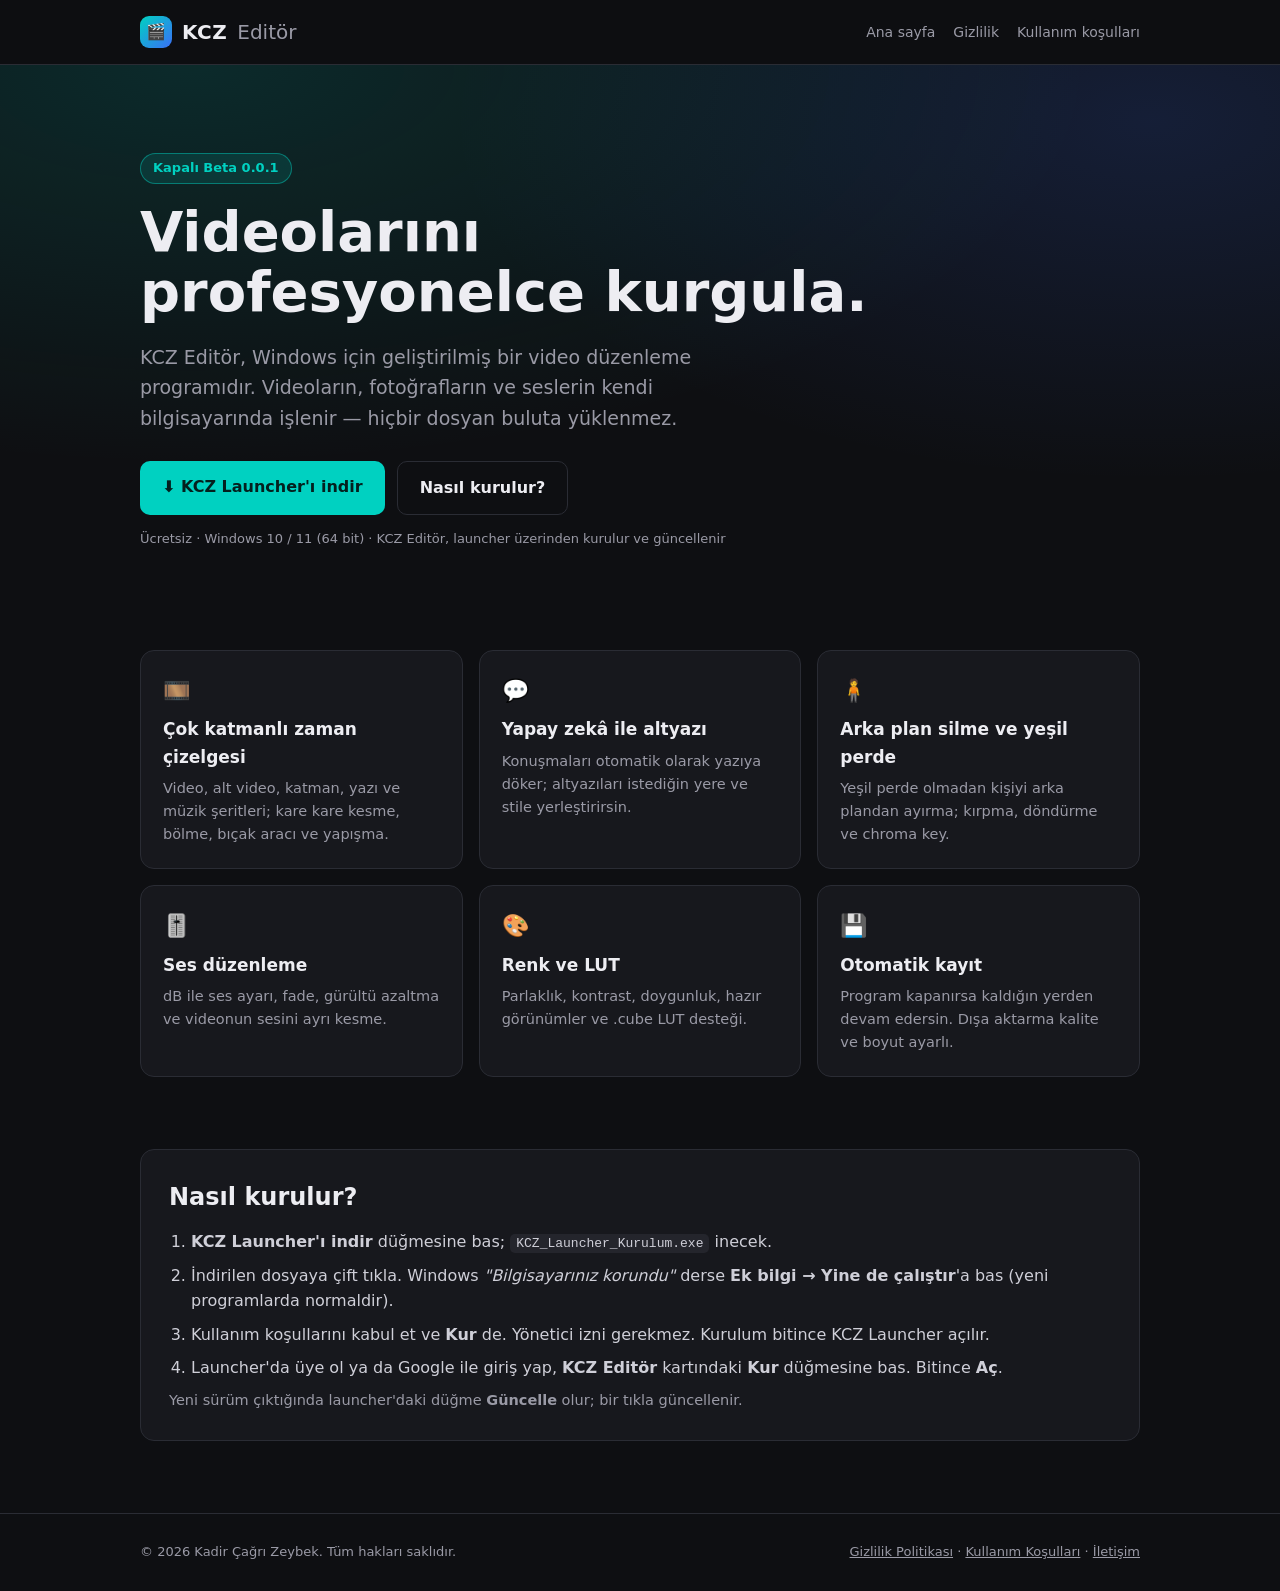
<file: index.html>
<!doctype html>
<html lang="tr"><head><meta charset="utf-8"><meta name="viewport" content="width=device-width,initial-scale=1">
<title>KCZ Editör — Bilgisayarın için profesyonel video editörü</title><meta name="description" content="KCZ Editör: çok katmanlı zaman çizelgesi, yapay zekâ ile altyazı ve arka plan silme, renk düzeltme ve ses temizleme içeren Windows video editörü.">
<link rel="stylesheet" href="style.css"></head><body>
<header><div class="wrap"><a class="logo" href="index.html"><i>🎬</i><b>KCZ</b><span>Editör</span></a>
<nav><a href="index.html">Ana sayfa</a><a href="gizlilik.html">Gizlilik</a><a href="kosullar.html">Kullanım koşulları</a></nav></div></header>

<section class="hero"><div class="wrap">
<span class="badge">Kapalı Beta 0.0.1</span>
<h1>Videolarını<br>profesyonelce kurgula.</h1>
<p class="lead">KCZ Editör, Windows için geliştirilmiş bir video düzenleme programıdır. Videoların, fotoğrafların ve seslerin kendi bilgisayarında işlenir — hiçbir dosyan buluta yüklenmez.</p>
<div class="btns"><a class="btn primary" href="https://github.com/trkcz01/kcz-editor/releases/download/v0.0.2/KCZ_Launcher_Kurulum.exe">⬇ KCZ Launcher'ı indir</a>
<a class="btn ghost" href="#kurulum">Nasıl kurulur?</a></div>
<p class="small">Ücretsiz · Windows 10 / 11 (64 bit) · KCZ Editör, launcher üzerinden kurulur ve güncellenir</p>
</div></section>
<section class="wrap"><div class="grid">
<div class="card"><div class="ico">🎞️</div><h3>Çok katmanlı zaman çizelgesi</h3><p>Video, alt video, katman, yazı ve müzik şeritleri; kare kare kesme, bölme, bıçak aracı ve yapışma.</p></div>
<div class="card"><div class="ico">💬</div><h3>Yapay zekâ ile altyazı</h3><p>Konuşmaları otomatik olarak yazıya döker; altyazıları istediğin yere ve stile yerleştirirsin.</p></div>
<div class="card"><div class="ico">🧍</div><h3>Arka plan silme ve yeşil perde</h3><p>Yeşil perde olmadan kişiyi arka plandan ayırma; kırpma, döndürme ve chroma key.</p></div>
<div class="card"><div class="ico">🎚️</div><h3>Ses düzenleme</h3><p>dB ile ses ayarı, fade, gürültü azaltma ve videonun sesini ayrı kesme.</p></div>
<div class="card"><div class="ico">🎨</div><h3>Renk ve LUT</h3><p>Parlaklık, kontrast, doygunluk, hazır görünümler ve .cube LUT desteği.</p></div>
<div class="card"><div class="ico">💾</div><h3>Otomatik kayıt</h3><p>Program kapanırsa kaldığın yerden devam edersin. Dışa aktarma kalite ve boyut ayarlı.</p></div>
</div></section>
<section class="wrap" id="kurulum"><div class="card steps">
<h2>Nasıl kurulur?</h2>
<ol>
<li><b>KCZ Launcher'ı indir</b> düğmesine bas; <code>KCZ_Launcher_Kurulum.exe</code> inecek.</li>
<li>İndirilen dosyaya çift tıkla. Windows <i>"Bilgisayarınız korundu"</i> derse <b>Ek bilgi → Yine de çalıştır</b>'a bas (yeni programlarda normaldir).</li>
<li>Kullanım koşullarını kabul et ve <b>Kur</b> de. Yönetici izni gerekmez. Kurulum bitince KCZ Launcher açılır.</li>
<li>Launcher'da üye ol ya da Google ile giriş yap, <b>KCZ Editör</b> kartındaki <b>Kur</b> düğmesine bas. Bitince <b>Aç</b>.</li>
</ol>
<p class="small">Yeni sürüm çıktığında launcher'daki düğme <b>Güncelle</b> olur; bir tıkla güncellenir.</p>
</div></section>

<footer><div class="wrap"><span>© 2026 Kadir Çağrı Zeybek. Tüm hakları saklıdır.</span>
<span><a href="gizlilik.html">Gizlilik Politikası</a> · <a href="kosullar.html">Kullanım Koşulları</a> · <a href="mailto:kadiradana777@gmail.com">İletişim</a></span></div></footer>

</body></html>
</file>
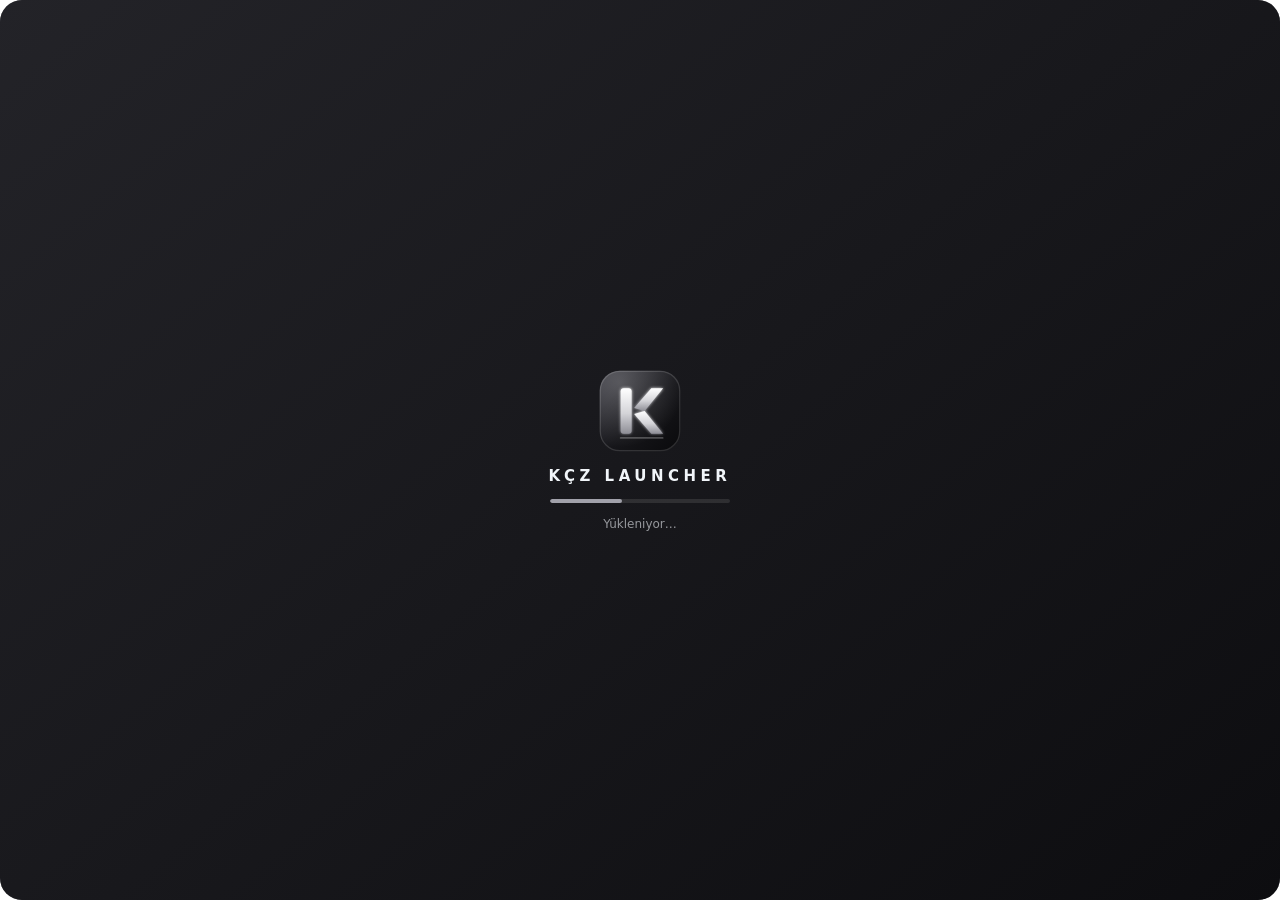
<file: ui/index.html>
<!DOCTYPE html>
<html lang="tr">
<head>
  <meta charset="utf-8">
  <title>KÇZ Launcher</title>
  <link rel="stylesheet" href="style.css">
</head>
<body data-tema="gri" data-saydam="1">

<div class="pencere" id="pencere">
  <div class="leke leke-a" aria-hidden="true"></div>
  <div class="leke leke-b" aria-hidden="true"></div>

  <!-- ================= SOL: cam panel ================= -->
  <aside class="yan cam">
    <div class="yan-ust surukle">
      <img src="logo.svg" class="logo" id="logoResim" alt="KÇZ">
      <b class="logo-yazi" id="logoYazi">KÇZ</b>
      <button class="guncelle-btn" id="guncelleBtn" hidden title="Yeni sürüm var">
        <svg viewBox="0 0 24 24"><path d="M12 3v12M7 10l5 5 5-5M5 21h14"/></svg>
        <span id="guncelleYazi">Güncelle</span>
      </button>
      <nav class="menu" id="menu" aria-label="Menü">
        <button class="sekme aktif" data-sayfa="ana" title="Ana sayfa" aria-label="Ana sayfa">
          <svg viewBox="0 0 24 24"><path d="M3 11 12 3l9 8v10h-6v-7H9v7H3z"/></svg>
        </button>
        <button class="sekme" data-sayfa="modlar" title="Modlar" aria-label="Modlar">
          <svg viewBox="0 0 24 24"><path d="M14 4h6v6l-2 2-2-2-6 6 2 2-2 2-6-6 2-2 2 2 6-6-2-2z"/></svg>
        </button>
        <button class="sekme" data-sayfa="surumler" title="Sürümler" aria-label="Sürümler">
          <svg viewBox="0 0 24 24"><path d="M12 2 3 7v10l9 5 9-5V7z"/><path d="M3 7l9 5 9-5M12 12v10"/></svg>
        </button>
        <button class="sekme" data-sayfa="ayarlar" title="Ayarlar ve tema" aria-label="Ayarlar">
          <svg viewBox="0 0 24 24"><circle cx="12" cy="12" r="3"/><path d="M19.4 15a1.7 1.7 0 0 0 .3 1.8l.1.1a2 2 0 1 1-2.8 2.8l-.1-.1a1.7 1.7 0 0 0-1.8-.3 1.7 1.7 0 0 0-1 1.5V21a2 2 0 1 1-4 0v-.1a1.7 1.7 0 0 0-1.1-1.5 1.7 1.7 0 0 0-1.8.3l-.1.1a2 2 0 1 1-2.8-2.8l.1-.1a1.7 1.7 0 0 0 .3-1.8 1.7 1.7 0 0 0-1.5-1H3a2 2 0 1 1 0-4h.1a1.7 1.7 0 0 0 1.5-1.1 1.7 1.7 0 0 0-.3-1.8l-.1-.1a2 2 0 1 1 2.8-2.8l.1.1a1.7 1.7 0 0 0 1.8.3H9a1.7 1.7 0 0 0 1-1.5V3a2 2 0 1 1 4 0v.1a1.7 1.7 0 0 0 1 1.5 1.7 1.7 0 0 0 1.8-.3l.1-.1a2 2 0 1 1 2.8 2.8l-.1.1a1.7 1.7 0 0 0-.3 1.8V9a1.7 1.7 0 0 0 1.5 1H21a2 2 0 1 1 0 4h-.1a1.7 1.7 0 0 0-1.5 1z"/></svg>
        </button>
      </nav>
    </div>

    <div class="yan-baslik">
      <div class="sol-sekmeler" id="solSekmeler">
        <button data-sol="profil" title="Kaydettiğin sürümler (Vanilla, Fabric, Forge…)">Profiller <span class="sayac" id="profilSayac">0</span></button>
        <button data-sol="sunucu" class="aktif">Sunucular <span class="sayac" id="sunucuSayac">0</span></button>
      </div>
      <button class="mini-ikon" id="yenileBtn" title="Sunucuları yenile" aria-label="Yenile">
        <svg viewBox="0 0 24 24"><path d="M20 12a8 8 0 1 1-2.3-5.7M20 4v5h-5"/></svg>
      </button>
    </div>
    <div class="sunucular" id="sunucular"></div>
    <div class="sunucular" id="profiller" hidden></div>

    <!-- Profil ekle / düzenle -->
    <div class="sunucu-form profil-form cam" id="profilForm" hidden>
      <b id="pfBaslik">Profil ekle</b>
      <label class="alan"><span>Ad</span><input id="pfAd" maxlength="32" placeholder="ör. Forge 1.20.1 modlu"></label>
      <div class="alan"><span>İkon</span><div class="ikon-sec" id="pfIkonlar"></div></div>
      <div class="satir">
        <label class="alan genis"><span>Sürüm</span><select class="secim kucuk-secim" id="pfSurum"></select></label>
        <label class="alan genis"><span>Yükleyici</span>
          <select class="secim kucuk-secim" id="pfYukleyici">
            <option value="vanilla">Vanilla</option><option value="fabric">Fabric</option><option value="quilt">Quilt</option>
            <option value="forge">Forge</option><option value="neoforge">NeoForge</option>
          </select>
        </label>
      </div>
      <label class="kucuk-not pf-snap"><input type="checkbox" id="pfSnapshot"> Snapshot'ları da göster</label>
      <div class="satir"><button class="birincil kucuk" id="pfKaydet">Kaydet</button><button class="ikincil kucuk" id="pfIptal">Vazgeç</button></div>
      <button class="bag" id="pfKodKopyala" hidden>Paylaşma kodunu kopyala</button>
      <div class="pf-kod" id="pfKodAlan">
        <span class="kucuk-not">Arkadaşından kod mu geldi?</span>
        <div class="satir"><input id="pfKodGir" placeholder="KCZ1-…" spellcheck="false"><button class="ikincil kucuk" id="pfKodEkle">Kodla ekle</button></div>
      </div>
      <button class="bag" id="pfSil" hidden>Bu profili sil</button>
    </div>

    <!-- Sunucu ekle -->
    <div class="sunucu-form cam" id="sunucuForm" hidden>
      <b>Sunucu ekle</b>
      <label class="alan"><span>Ad</span><input id="sfAd" maxlength="64" placeholder="ör. KÇZ Survival"></label>
      <label class="alan"><span>Adres</span><input id="sfAdres" maxlength="253" placeholder="ör. play.kcz.net"></label>
      <div class="satir"><button class="birincil kucuk" id="sfEkle">Ekle</button><button class="ikincil kucuk" id="sfIptal">Vazgeç</button></div>
      <button class="ikincil kucuk" id="sfAktar" hidden></button>
    </div>

    <!-- OYNA: seçili sunucuya bağlanır, sunucu yoksa ana menü -->
    <div class="oyna-blok">
      <button class="uygun-surum" id="uygunSurumBtn" hidden></button>
      <button class="oyna" id="oynaBtn">
        <span class="oyna-dolgu" id="oynaDolgu"></span>
        <span class="oyna-parlama"></span>
        <svg viewBox="0 0 24 24"><path d="M8 5v14l11-7z"/></svg>
        <span class="oyna-yazi" id="oynaYazi">OYNA</span>
      </button>
      <span class="oyna-alt" id="oynaAlt"></span>
      <button class="surum-satir" id="surumSatir" title="Sürümü ya da mod yükleyiciyi değiştir">26.2 · Fabric ▾</button>
    </div>

    <div class="hesap" id="hesapKart">
      <img id="hesapAvatar" class="avatar" alt="" hidden>
      <span id="hesapHarf" class="avatar avatar-yedek">?</span>
      <span class="hesap-bilgi">
        <b id="hesapAd">Giriş yapılmadı</b>
        <small id="hesapTur">Oynamak için giriş yap</small>
      </span>
      <button id="hesapBtn" class="mini-ikon" title="Giriş yap" aria-label="Giriş yap">
        <svg viewBox="0 0 24 24"><path d="M15 3h4a2 2 0 0 1 2 2v14a2 2 0 0 1-2 2h-4M10 17l5-5-5-5M15 12H3"/></svg>
      </button>
    </div>

    <!-- Sürüm seçici (seçili sunucu kartındaki "26.2 · Fabric ▾") -->
    <div class="surum-acilir cam" id="surumAcilir" hidden>
      <div class="acilir-baslik">Yüklü sürümler</div>
      <div id="acilirYuklu" class="acilir-liste"></div>
      <div class="acilir-baslik">En yeni</div>
      <div id="acilirYeni" class="acilir-liste"></div>
      <div class="acilir-baslik">Mod yükleyici</div>
      <div class="acilir-yukleyici" id="acilirYukleyici"></div>
      <button class="acilir-tum" id="tumSurumlerBtn">Tüm sürümler &rarr;</button>
    </div>
  </aside>

  <!-- ================= SAĞ ================= -->
  <main class="ana">
    <div class="tutma surukle" aria-hidden="true"></div>
    <div class="pencere-dugmeleri">
      <button id="kucultBtn" title="Küçült" aria-label="Küçült"><svg viewBox="0 0 24 24"><path d="M6 12h12"/></svg></button>
      <button id="kapatBtn" class="kapat" title="Kapat" aria-label="Kapat"><svg viewBox="0 0 24 24"><path d="M6 6l12 12M18 6 6 18"/></svg></button>
    </div>

    <!-- ANA SAYFA -->
    <section class="sayfa aktif" id="sayfa-ana">
      <section class="sahne" id="sahne" aria-label="Skin vitrini">
        <div class="sahne-dekor" aria-hidden="true"></div>
        <div class="dev-yazi" id="devYazi" aria-hidden="true">KÇZ</div>
        <div class="sahne-bilgi surukle">
          <span class="ust-etiket" id="secEtiket">SEÇİLİ SUNUCU</span>
          <b id="secAd">KÇZ</b>
          <span id="secDurum">Sunucu listesi yükleniyor…</span>
        </div>
        <div class="isik" aria-hidden="true"></div>
        <div class="sahne-golge" aria-hidden="true"></div>
        <div class="tozlar" aria-hidden="true"><i></i><i></i><i></i><i></i><i></i><i></i><i></i><i></i></div>
        <div class="zemin" aria-hidden="true"></div>
        <div class="vitrin" id="vitrin"></div>

        <div class="emote-cubuk cam" id="emoteler" aria-label="Animasyonlar">
          <button data-emote="salla" title="El salla"><svg viewBox="0 0 24 24"><path d="M7 11V6a1.5 1.5 0 0 1 3 0v4M10 10V4.5a1.5 1.5 0 0 1 3 0V10M13 10V5.5a1.5 1.5 0 0 1 3 0V12M16 9.5a1.5 1.5 0 0 1 3 0V15a6 6 0 0 1-6 6h-1a6 6 0 0 1-5-2.7L4.3 14a1.6 1.6 0 0 1 2.6-1.8L7 12.5"/></svg></button>
          <button data-emote="yuru" title="Yürü"><svg viewBox="0 0 24 24"><circle cx="13" cy="4" r="2"/><path d="M9 21l2-6 3 3v3M7 12l3-4h4l3 3 2 1M11 8l-1 5"/></svg></button>
          <button data-emote="dans" title="Dans"><svg viewBox="0 0 24 24"><path d="M9 18V5l12-2v13"/><circle cx="6" cy="18" r="3"/><circle cx="18" cy="16" r="3"/></svg></button>
          <button data-emote="zipla" title="Zıpla"><svg viewBox="0 0 24 24"><path d="M12 19V5M5 12l7-7 7 7"/></svg></button>
          <button data-emote="egil" title="Eğil"><svg viewBox="0 0 24 24"><path d="M12 5v14M19 12l-7 7-7-7"/></svg></button>
          <button data-emote="don" title="Etrafında dön"><svg viewBox="0 0 24 24"><path d="M21 12a9 9 0 1 1-3-6.7L21 8M21 3v5h-5"/></svg></button>
          <span class="emote-ayrac"></span>
          <button id="otoEmote" class="aktif" title="Kendi kendine animasyon yapsın"><svg viewBox="0 0 24 24"><path d="M12 3l1.9 5.8H20l-4.9 3.6 1.9 5.8L12 14.6l-5 3.6 1.9-5.8L4 8.8h6.1z"/></svg></button>
        </div>

        <div class="skin-alt">
          <span class="skin-ad"><b id="skinAd">Skinler yükleniyor</b><span id="skinSira"></span></span>
          <span class="skin-alt-yazi" id="skinAlt"></span>
          <div class="skin-kontrol cam">
            <button class="ok-btn" id="skinSola" aria-label="Önceki skin">&#8249;</button>
            <div class="kafalar" id="kafalar"></div>
            <button class="ok-btn" id="skinSaga" aria-label="Sonraki skin">&#8250;</button>
            <span class="ayrac"></span>
            <button class="ince-btn" id="inceBtn" title="Kol tipi: normal (Steve) ya da ince (Alex)">Normal kol</button>
            <button class="giy-btn" id="giyBtn">Giy</button>
            <button class="ok-btn" id="skinKaldir" title="Vitrinden kaldır" aria-label="Vitrinden kaldır" hidden>
              <svg viewBox="0 0 24 24"><path d="M4 7h16M10 11v6M14 11v6M6 7l1 13h10l1-13M9 7V4h6v3"/></svg>
            </button>
            <button class="ok-btn" id="skinEkleBtn" title="Skin ekle" aria-label="Skin ekle">
              <svg viewBox="0 0 24 24"><path d="M12 5v14M5 12h14"/></svg>
            </button>
          </div>
        </div>

        <div class="skin-ekle cam" id="skinEkle" hidden>
          <b>Skin ekle</b>
          <label class="alan">
            <span>Oyuncu adından</span>
            <span class="satir"><input id="skinIsim" maxlength="16" placeholder="Kullanıcı adı"><button class="birincil kucuk" id="skinIsimEkle">Ekle</button></span>
          </label>
          <div class="alan">
            <span>Bilgisayarından (64x64 PNG)</span>
            <span class="satir">
              <button class="ikincil kucuk" id="skinDosyaKlasik">Normal kol</button>
              <button class="ikincil kucuk" id="skinDosyaInce">İnce kol</button>
            </span>
          </div>
          <small>Eklediğin skin vitrine gelir. "Giy"e basınca Minecraft hesabına takılır.</small>
        </div>
      </section>

      <section class="ozet">
        <div class="kutu duyuru" id="duyuru">
          <span class="kutu-etiket vurgu-yazi"><i class="nokta"></i><span id="duyuruEtiket">SUNUCU MESAJI</span></span>
          <b id="duyuruBaslik">—</b>
          <span class="duyuru-metin" id="duyuruMetin"></span>
          <span class="duyuru-alt"><span class="cip" id="duyuruCip">—</span></span>
        </div>
        <div class="kutu">
          <span class="kutu-etiket"><span>SUNUCUDA</span><span class="vurgu-yazi" id="cevrimiciSayi"></span></span>
          <div class="cevrimici" id="cevrimici"></div>
        </div>
        <div class="kutu hafta">
          <span class="kutu-etiket">BU HAFTA</span>
          <b class="hafta-toplam" id="haftaToplam">0 dk</b>
          <span class="vurgu-yazi kucuk-yazi" id="haftaKarsilastir"></span>
          <div class="grafik" id="grafik"></div>
        </div>
        <div class="kutu oneri" id="oneri"></div>
      </section>
    </section>

    <!-- MODLAR -->
    <section class="sayfa" id="sayfa-modlar">
      <div class="sayfa-baslik surukle">
        <div>
          <h2>Modlar</h2>
          <p class="soluk">Modrinth'teki bütün modlar. Seçili sürüme ve yükleyiciye uyanlar gösterilir.</p>
        </div>
        <button class="profil-cip" id="modProfil" title="Sürümü ya da yükleyiciyi değiştir"></button>
      </div>
      <div class="kapsam-satir">
        <div class="sekmeler2" id="modKapsam"></div>
        <div class="sp-satir" id="spSatir" hidden>
          <label>Sürüm <select class="secim kucuk-secim" id="spSurum"></select></label>
          <label>Yükleyici
            <select class="secim kucuk-secim" id="spYukleyici">
              <option value="fabric">Fabric</option><option value="quilt">Quilt</option>
              <option value="forge">Forge</option><option value="neoforge">NeoForge</option>
            </select>
          </label>
          <button class="ikincil kucuk" id="spSil" title="Bu sunucunun özel mod profilini kaldır">Profili kaldır</button>
        </div>
      </div>
      <div class="sekmeler2" id="modSekmeler">
        <button class="s2 aktif" data-mod-sekme="kesfet">Keşfet</button>
        <button class="s2" data-mod-sekme="yuklu">Yüklü <span class="sayac" id="yukluModSayi">0</span></button>
        <button class="s2" data-mod-sekme="ayar">Mod ayarları</button>
      </div>

      <div class="mod-bolum" id="mod-kesfet">
        <div class="mod-araclar">
          <div class="ara-kap">
            <svg viewBox="0 0 24 24"><circle cx="11" cy="11" r="7"/><path d="m20 20-4-4"/></svg>
            <input id="modAra" class="ara" placeholder="Mod ara (ör. iris, jei, journeymap)">
          </div>
          <div class="filtreler" id="modTurler">
            <button class="filtre aktif" data-tur="mod">Mod</button>
            <button class="filtre" data-tur="shader">Shader</button>
            <button class="filtre" data-tur="paket">Kaynak paketi</button>
          </div>
          <select id="modSira" class="secim" aria-label="Sıralama">
            <option value="relevance">Önerilen</option>
            <option value="downloads">En çok indirilen</option>
            <option value="follows">En sevilen</option>
            <option value="updated">Yeni güncellenen</option>
            <option value="newest">En yeni</option>
          </select>
        </div>
        <div class="mod-uyari" id="modUyari" hidden></div>
        <div class="mod-izgara" id="modSonuclar"></div>
        <button class="ikincil daha" id="modDaha" hidden>Daha fazla göster</button>
      </div>

      <div class="mod-bolum" id="mod-yuklu" hidden>
        <div class="mod-araclar">
          <div class="filtreler" id="yukluTurler">
            <button class="filtre aktif" data-tur="mod">Modlar</button>
            <button class="filtre" data-tur="shader">Shader'lar</button>
            <button class="filtre" data-tur="paket">Kaynak paketleri</button>
          </div>
          <button class="ikincil" id="modKlasorBtn">Klasörü aç</button>
        </div>
        <div class="mod-liste" id="yukluListe"></div>
      </div>

      <div class="mod-bolum" id="mod-ayar" hidden>
        <div class="mod-araclar">
          <div class="ara-kap">
            <svg viewBox="0 0 24 24"><circle cx="11" cy="11" r="7"/><path d="m20 20-4-4"/></svg>
            <input id="configAra" class="ara" placeholder="Ayar dosyası ara (ör. iris)">
          </div>
          <button class="ikincil" id="configKlasorBtn">Klasörü aç</button>
        </div>
        <p class="soluk kucuk-yazi">Modlar ayarlarını oyun ilk açıldığında oluşturur. Buradan değiştirip kaydedebilirsin, eski hali otomatik yedeklenir.</p>
        <div class="mod-liste" id="configListe"></div>
      </div>
    </section>

    <!-- SÜRÜMLER -->
    <section class="sayfa" id="sayfa-surumler">
      <div class="sayfa-baslik surukle">
        <div>
          <h2>Sürümler</h2>
          <p class="soluk">Her sürüm ayrı yüklenir. Bir sürüm seç ve OYNA'ya bas: yüklü değilse önce yüklenir.</p>
        </div>
        <div class="ara-kap">
          <svg viewBox="0 0 24 24"><circle cx="11" cy="11" r="7"/><path d="m20 20-4-4"/></svg>
          <input id="surumAra" class="ara" placeholder="Sürüm ara (ör. 1.20.1)">
        </div>
      </div>
      <div class="filtreler" id="filtreler">
        <button class="filtre aktif" data-filtre="release">Sürümler</button>
        <button class="filtre" data-filtre="snapshot">Snapshot'lar</button>
        <button class="filtre" data-filtre="eski">Eski (Beta / Alpha)</button>
        <button class="filtre" data-filtre="yuklu">Yüklü <span class="sayac" id="yukluSayi">0</span></button>
      </div>
      <div class="surum-listesi" id="surumListesi"></div>
      <button class="ikincil daha" id="dahaBtn" hidden>Daha fazla göster</button>
    </section>

    <!-- AYARLAR -->
    <section class="sayfa" id="sayfa-ayarlar">
      <div class="sayfa-baslik surukle"><div><h2>Ayarlar</h2><p class="soluk">Değişiklikler hemen uygulanır ve kaydedilir.</p></div></div>

      <div class="ayar-blok">
        <h3>Tema</h3>
        <div class="tema-izgara" id="temalar"></div>

        <div class="ayar-kart dikey">
          <div class="ayar-yazi"><b>Vurgu rengi</b><small>Butonlar, ışıklar ve çizgiler bu renkte olur.</small></div>
          <div class="renkler" id="renkler"></div>
          <label class="ozel-renk">
            <input type="color" id="ozelRenk">
            <span>İstediğin renk</span>
            <code id="renkKodu">#a1a1aa</code>
          </label>
        </div>

        <div class="ayar-kart dikey">
          <div class="ayar-yazi"><b>Saydamlık</b><small id="saydamAciklama"></small></div>
          <div class="saydamlar" id="saydamlar"></div>
        </div>
      </div>

      <div class="ayar-blok">
        <h3>Performans</h3>
        <div class="ayar-kart dikey">
          <div class="tarama-ust">
            <div class="ayar-yazi"><b>Sistemi tara</b><small id="taramaAciklama">İşlemcini, ekran kartını ve belleğini okur, bilgisayarına en uygun ayarı önerir.</small></div>
            <button type="button" class="ikincil" id="taraBtn">Sistemi tara</button>
          </div>
          <div class="tarama-sonuc" id="taramaSonuc" hidden></div>
        </div>

        <div class="ayar-kart dikey">
          <div class="ayar-yazi"><b>Hazır ayar</b><small>Görüş mesafesi, parçacıklar, uzak blok detayı ve RAM'i tek tıkla ayarlar. Oyunun içinden yine değiştirebilirsin.</small></div>
          <div class="seviyeler" id="seviyeler">
            <button type="button" class="seviye" data-seviye="dusuk"><b>Düşük</b><small>Zayıf bilgisayarlar · en yüksek FPS</small></button>
            <button type="button" class="seviye" data-seviye="orta"><b>Orta</b><small>Görüntü ve FPS dengeli</small></button>
            <button type="button" class="seviye" data-seviye="yuksek"><b>Yüksek</b><small>Güçlü bilgisayarlar · uzak görüş</small></button>
          </div>
        </div>

        <label class="ayar-kart">
          <div class="ayar-yazi"><b>KÇZ Optimizasyon</b><small>Görünmeyen yerleri (duvar arkası, mağaralar, gizli yaratıklar) çizmez, dünya ve bellek işlerini hızlandırır. Launcher'la birlikte gelir, arka planda kendini hazırlar ve günceller. Oynanış değişmez.</small></div>
          <input id="hafifSec" type="checkbox" class="anahtar">
        </label>
        <label class="ayar-kart">
          <div class="ayar-yazi"><b>Güçlü ekran kartını kullan</b><small>İki ekran kartlı bilgisayarlarda oyun güçlü olanla açılır.</small></div>
          <input id="ekranKartiSec" type="checkbox" class="anahtar">
        </label>
        <label class="ayar-kart">
          <div class="ayar-yazi"><b>Java bellek ayarları</b><small>Ani takılmaları azaltan bellek temizleme ayarlarıyla açar.</small></div>
          <input id="javaSec" type="checkbox" class="anahtar">
        </label>
        <label class="ayar-kart">
          <div class="ayar-yazi"><b>Oyuna öncelik ver</b><small>Windows oyuna diğer programlardan biraz daha fazla işlemci zamanı ayırır.</small></div>
          <input id="oncelikSec" type="checkbox" class="anahtar">
        </label>
        <label class="ayar-kart">
          <div class="ayar-yazi"><b>Yüksek performans güç planı</b><small>Oyun açıkken Windows'u Yüksek performansa alır, oyun kapanınca eski haline döner.</small></div>
          <input id="gucSec" type="checkbox" class="anahtar">
        </label>
      </div>

      <div class="ayar-blok">
        <h3>KÇZ Client</h3>
        <label class="ayar-kart">
          <div class="ayar-yazi"><b>Oyun içi KÇZ menüsü</b><small id="istemciAciklama">Oyunda <kbd>Esc</kbd> menüsündeki <b>KÇZ Menü</b> düğmesiyle açılır; bu sayfadaki ayarların aynısı orada da var ve launcher temasıyla aynı görünür.</small></div>
          <input id="istAcikSec" type="checkbox" class="anahtar">
        </label>
        <div class="ist-izgara" id="istAyarlar">
          <label class="ayar-kart"><div class="ayar-yazi"><b>Yakınlaştırma</b><small><kbd>C</kbd> basılı tut, tekerlekle ayarla</small></div><input data-ist="zoom" type="checkbox" class="anahtar"></label>
          <div class="ayar-kart"><div class="ayar-yazi"><b>Zoom gücü</b><small>Ne kadar yakınlaşsın</small></div>
            <select class="secim kucuk-secim" id="istZoomKat"><option value="2">2x</option><option value="3">3x</option><option value="4">4x</option><option value="6">6x</option><option value="8">8x</option></select></div>
          <label class="ayar-kart"><div class="ayar-yazi"><b>FPS göstergesi</b><small>Köşede saniyedeki kare</small></div><input data-ist="fps" type="checkbox" class="anahtar"></label>
          <label class="ayar-kart"><div class="ayar-yazi"><b>Ping göstergesi</b><small>Sunucuya gecikme</small></div><input data-ist="ping" type="checkbox" class="anahtar"></label>
          <label class="ayar-kart"><div class="ayar-yazi"><b>Tuş göstergesi</b><small>W A S D, fare ve zıplama</small></div><input data-ist="tuslar" type="checkbox" class="anahtar"></label>
          <label class="ayar-kart"><div class="ayar-yazi"><b>Arka planda FPS düşür</b><small>Oyun penceresi arkadayken 15 FPS: daha az ısı ve pil</small></div><input data-ist="arkaplanFps" type="checkbox" class="anahtar"></label>
          <div class="ayar-kart"><div class="ayar-yazi"><b>Konum</b><small>Göstergeler nerede dursun</small></div>
            <select class="secim kucuk-secim" id="istKonum"><option value="sol-ust">Sol üst</option><option value="sag-ust">Sağ üst</option></select></div>
        </div>
        <h4 class="alt-baslik">Eklentiler</h4>
        <label class="ayar-kart">
          <div class="ayar-yazi"><b>Shader (gerçekçi ışık ve gölge)</b><small id="shaderAciklama">Iris ve Complementary shader paketini kurup açar. Güçlü bir ekran kartı ister.</small></div>
          <input data-ist="shader" type="checkbox" class="anahtar">
        </label>
        <label class="ayar-kart">
          <div class="ayar-yazi"><b>Sesli sohbet</b><small>Simple Voice Chat: destekleyen sunucularda yakındaki oyuncularla konuş (varsayılan tuş: V).</small></div>
          <input data-ist="sesliSohbet" type="checkbox" class="anahtar">
        </label>
        <label class="ayar-kart">
          <div class="ayar-yazi"><b>Oyun kaydı (Flashback)</b><small>Oyunu kaydeder, sonra serbest kamerayla izleyip video çıkarırsın. Sadece Fabric.</small></div>
          <input data-ist="kayit" type="checkbox" class="anahtar">
        </label>
      </div>

      <div class="ayar-blok">
        <h3>Oyun</h3>
        <div class="ayar-kart">
          <div class="ayar-yazi"><b>Mod yükleyici</b><small>Modlar için. Forge ve NeoForge ilk açılışta biraz daha uzun hazırlanır.</small></div>
          <select class="secim" id="yukleyiciSec" aria-label="Mod yükleyici">
            <option value="vanilla">Yok (Vanilla)</option>
            <option value="fabric">Fabric</option>
            <option value="quilt">Quilt</option>
            <option value="forge">Forge</option>
            <option value="neoforge">NeoForge (deneysel)</option>
          </select>
        </div>
        <div class="ayar-kart">
          <div class="ayar-yazi"><b>Bellek (RAM)</b><small>Oyuna ayrılacak bellek. Çoğu bilgisayar için 4 GB yeterli.</small></div>
          <div class="ram-kap"><input id="ramSec" type="range" min="2" max="16" step="1"><b id="ramDeger">4 GB</b></div>
        </div>
        <label class="ayar-kart">
          <div class="ayar-yazi"><b>Oyun açılınca launcher'ı küçült</b><small>Oyun kapanınca launcher geri gelir.</small></div>
          <input id="gizleSec" type="checkbox" class="anahtar">
        </label>
        <label class="ayar-kart">
          <div class="ayar-yazi"><b>Kapatınca sistem tepsisine küçült</b><small>Launcher saatin yanındaki simgede bekler; oradan tek tıkla açılır ya da oyun başlatılır.</small></div>
          <input id="tepsiSec" type="checkbox" class="anahtar">
        </label>
        <div class="ayar-kart">
          <div class="ayar-yazi"><b>Otomatik dünya yedeği</b><small>Başka bir sürüm ya da yükleyiciyle açmadan önce dünyaların yedeklenir. Son 5 yedek saklanır.</small></div>
          <div class="satir-dugme"><button type="button" class="ikincil kucuk" id="yedekBtn">Yedekler</button><input id="yedekSec" type="checkbox" class="anahtar" aria-label="Otomatik dünya yedeği"></div>
        </div>
        <div class="ayar-kart dikey">
          <div class="ayar-yazi"><b>Klavye kısayolları</b></div>
          <div class="kisayollar">
            <span><kbd>Enter</kbd> Oyna</span><span><kbd>Ctrl</kbd>+<kbd>1</kbd>–<kbd>4</kbd> Sayfalar</span>
            <span><kbd>Ctrl</kbd>+<kbd>,</kbd> Ayarlar</span><span><kbd>F5</kbd> Sunucuları yenile</span><span><kbd>Esc</kbd> Açık pencereyi kapat</span>
          </div>
        </div>
        <div class="ayar-kart">
          <div class="ayar-yazi"><b>Oyun klasörü</b><small>Dünyalar, ekran görüntüleri ve ayarlar burada.</small></div>
          <button type="button" class="ikincil" id="klasorBtn">Klasörü aç</button>
        </div>
        <div class="ayar-kart">
          <div class="ayar-yazi"><b>KÇZ Launcher <span id="uygSurum"></span></b><small id="guncelleDurum">Güncellemeler otomatik denetlenir.</small></div>
          <button type="button" class="ikincil" id="denetleBtn">Güncellemeleri denetle</button>
        </div>
        <details class="kayit">
          <summary>Oyun kaydı (sorun olursa buraya bak)</summary>
          <pre id="log"></pre>
        </details>
      </div>
    </section>
  </main>
</div>

<!-- Mod ayar dosyası düzenleyici -->
<div class="perde" id="configPerde" hidden>
  <div class="duzenleyici cam">
    <div class="duzenleyici-ust">
      <b id="configAd">config</b>
      <span class="soluk kucuk-yazi">Kaydetmeden önce oyunu kapat.</span>
      <button class="ikincil kucuk" id="configKaydet">Kaydet</button>
      <button class="mini-ikon" id="configKapat" aria-label="Kapat"><svg viewBox="0 0 24 24"><path d="M6 6l12 12M18 6 6 18"/></svg></button>
    </div>
    <textarea id="configMetin" spellcheck="false"></textarea>
  </div>
</div>

<!-- Eksik mod hatası -->
<div class="perde" id="modHataPerde" hidden>
  <div class="giris-kart cam mod-hata">
    <h2>Eksik mod var</h2>
    <p class="soluk">Oyun açılamadı çünkü bazı modların ihtiyaç duyduğu başka modlar eksik:</p>
    <div class="mod-hata-liste" id="modHataListe"></div>
    <button class="birincil genis-btn" id="modHataDuzelt">Düzelt ve tekrar oyna</button>
    <button class="bag" id="modHataKapat">Şimdilik kapat</button>
    <p class="hata" id="modHataYazi"></p>
  </div>
</div>

<!-- Açılış ekranı -->
<div class="acilis" id="acilis">
  <img src="logo.svg" class="acilis-logo" alt="">
  <div class="acilis-yazi">KÇZ LAUNCHER</div>
  <div class="acilis-cubuk"><div></div></div>
  <div class="acilis-durum" id="acilisDurum">Yükleniyor…</div>
</div>

<!-- Giriş ekranı -->
<div class="perde" id="girisPerde" hidden>
  <div class="giris-kart cam">
    <img src="logo.svg" class="giris-logo" alt="">
    <h2>Hoş geldin!</h2>
    <div id="girisSecim" class="giris-adim">
      <p class="soluk">Oynamak için Minecraft Java olan Microsoft hesabınla giriş yap.</p>
      <button class="birincil genis-btn" id="girisTarayiciBtn">Edge ile giriş yap</button>
      <p class="kucuk-not">Windows'taki Microsoft hesabın Edge'de açıksa şifre yazmazsın, sadece hesabına tıklayıp izin verirsin.</p>
      <button class="bag" id="girisBtn">Bunun yerine launcher penceresinde giriş yap</button>
      <button class="bag" id="gecBtn">Şimdilik geç, sadece etrafa bak</button>
    </div>
    <div id="girisKod" class="giris-adim" hidden>
      <p class="soluk">Edge'de açılan sayfada hesabını seç ve <b>İzin ver</b>'e tıkla. Sayfa kod sorarsa bunu yaz:</p>
      <div class="kod" id="kodYazi">—</div>
      <button class="ikincil kucuk" id="kodKopyala">Kodu kopyala</button>
      <div class="bekleniyor"><span class="donen"></span>Giriş bekleniyor…</div>
      <p class="kucuk-not">Hata çıkarsa: <b>Edge</b>'de <b>microsoft.com/link</b> adresine git, bu kodu yaz.
        Microsoft parmak izi, Windows Hello ya da geçiş anahtarı isterse <b>"Diğer oturum açma yolları"</b>na
        tıklayıp şifre ya da Authenticator ile gir. Opera kullanıyorsan VPN'i kapat.</p>
      <button class="bag" id="tarayiciTekrarBtn">Sayfa açılmadı mı? Tekrar aç</button>
      <button class="bag" id="kodIptalBtn">Vazgeç</button>
    </div>
    <p class="hata" id="girisHata"></p>
  </div>
</div>

<div class="bildirim" id="bildirim" hidden></div>

<!-- Kenar ve köşe tutamaçları (pencereyi büyütüp küçültmek için) -->
<div class="kenar" data-kenar="n"></div><div class="kenar" data-kenar="s"></div>
<div class="kenar" data-kenar="e"></div><div class="kenar" data-kenar="w"></div>
<div class="kenar" data-kenar="ne"></div><div class="kenar" data-kenar="nw"></div>
<div class="kenar" data-kenar="se"></div><div class="kenar" data-kenar="sw"></div>

<script src="kopru.js"></script>
<script src="ikonlar.js"></script>
<script src="skin3d.js"></script>
<script src="app.js"></script>
</body>
</html>
</file>
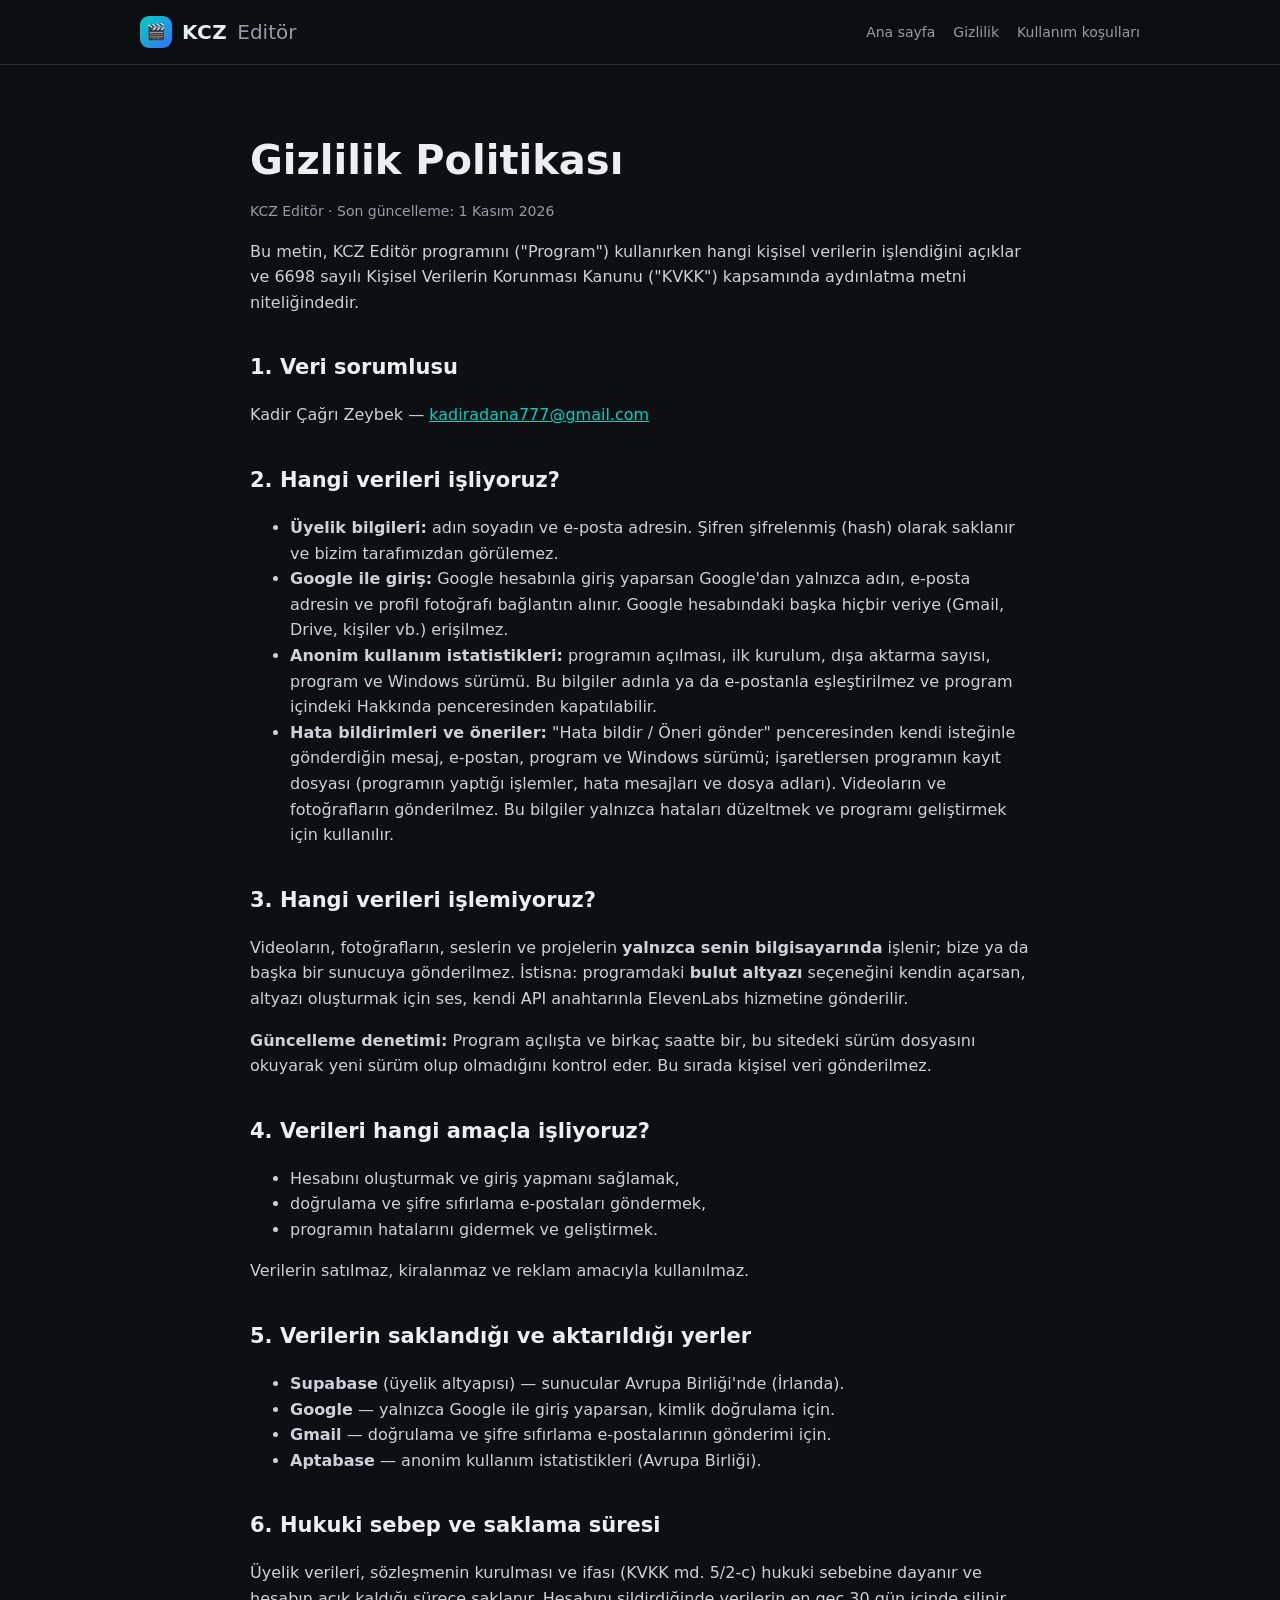
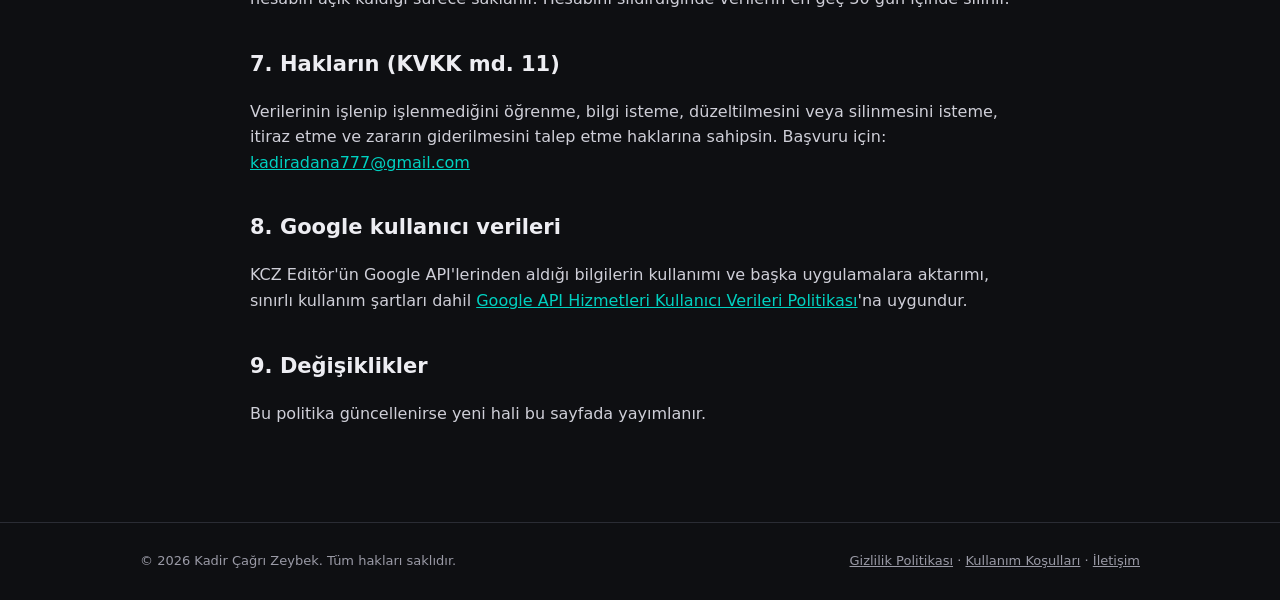
<file: gizlilik.html>
<!doctype html>
<html lang="tr"><head><meta charset="utf-8"><meta name="viewport" content="width=device-width,initial-scale=1">
<title>Gizlilik Politikası — KCZ Editör</title><meta name="description" content="KCZ Editör gizlilik politikası ve KVKK aydınlatma metni.">
<link rel="stylesheet" href="style.css"></head><body>
<header><div class="wrap"><a class="logo" href="index.html"><i>🎬</i><b>KCZ</b><span>Editör</span></a>
<nav><a href="index.html">Ana sayfa</a><a href="gizlilik.html">Gizlilik</a><a href="kosullar.html">Kullanım koşulları</a></nav></div></header>

<main class="wrap doc">
<h1>Gizlilik Politikası</h1>
<p class="meta">KCZ Editör · Son güncelleme: 1 Kasım 2026</p>
<p>Bu metin, KCZ Editör programını ("Program") kullanırken hangi kişisel verilerin işlendiğini açıklar ve 6698 sayılı Kişisel Verilerin Korunması Kanunu ("KVKK") kapsamında aydınlatma metni niteliğindedir.</p>
<h2>1. Veri sorumlusu</h2>
<p>Kadir Çağrı Zeybek — <a href="mailto:kadiradana777@gmail.com">kadiradana777@gmail.com</a></p>
<h2>2. Hangi verileri işliyoruz?</h2>
<ul>
<li><b>Üyelik bilgileri:</b> adın soyadın ve e-posta adresin. Şifren şifrelenmiş (hash) olarak saklanır ve bizim tarafımızdan görülemez.</li>
<li><b>Google ile giriş:</b> Google hesabınla giriş yaparsan Google'dan yalnızca adın, e-posta adresin ve profil fotoğrafı bağlantın alınır. Google hesabındaki başka hiçbir veriye (Gmail, Drive, kişiler vb.) erişilmez.</li>
<li><b>Anonim kullanım istatistikleri:</b> programın açılması, ilk kurulum, dışa aktarma sayısı, program ve Windows sürümü. Bu bilgiler adınla ya da e-postanla eşleştirilmez ve program içindeki Hakkında penceresinden kapatılabilir.</li>
<li><b>Hata bildirimleri ve öneriler:</b> "Hata bildir / Öneri gönder" penceresinden kendi isteğinle gönderdiğin mesaj, e-postan, program ve Windows sürümü; işaretlersen programın kayıt dosyası (programın yaptığı işlemler, hata mesajları ve dosya adları). Videoların ve fotoğrafların gönderilmez. Bu bilgiler yalnızca hataları düzeltmek ve programı geliştirmek için kullanılır.</li>
</ul>
<h2>3. Hangi verileri işlemiyoruz?</h2>
<p>Videoların, fotoğrafların, seslerin ve projelerin <b>yalnızca senin bilgisayarında</b> işlenir; bize ya da başka bir sunucuya gönderilmez. İstisna: programdaki <b>bulut altyazı</b> seçeneğini kendin açarsan, altyazı oluşturmak için ses, kendi API anahtarınla ElevenLabs hizmetine gönderilir.</p>
<p><b>Güncelleme denetimi:</b> Program açılışta ve birkaç saatte bir, bu sitedeki sürüm dosyasını okuyarak yeni sürüm olup olmadığını kontrol eder. Bu sırada kişisel veri gönderilmez.</p>
<h2>4. Verileri hangi amaçla işliyoruz?</h2>
<ul><li>Hesabını oluşturmak ve giriş yapmanı sağlamak,</li><li>doğrulama ve şifre sıfırlama e-postaları göndermek,</li><li>programın hatalarını gidermek ve geliştirmek.</li></ul>
<p>Verilerin satılmaz, kiralanmaz ve reklam amacıyla kullanılmaz.</p>
<h2>5. Verilerin saklandığı ve aktarıldığı yerler</h2>
<ul>
<li><b>Supabase</b> (üyelik altyapısı) — sunucular Avrupa Birliği'nde (İrlanda).</li>
<li><b>Google</b> — yalnızca Google ile giriş yaparsan, kimlik doğrulama için.</li>
<li><b>Gmail</b> — doğrulama ve şifre sıfırlama e-postalarının gönderimi için.</li>
<li><b>Aptabase</b> — anonim kullanım istatistikleri (Avrupa Birliği).</li>
</ul>
<h2>6. Hukuki sebep ve saklama süresi</h2>
<p>Üyelik verileri, sözleşmenin kurulması ve ifası (KVKK md. 5/2-c) hukuki sebebine dayanır ve hesabın açık kaldığı sürece saklanır. Hesabını sildirdiğinde verilerin en geç 30 gün içinde silinir.</p>
<h2>7. Hakların (KVKK md. 11)</h2>
<p>Verilerinin işlenip işlenmediğini öğrenme, bilgi isteme, düzeltilmesini veya silinmesini isteme, itiraz etme ve zararın giderilmesini talep etme haklarına sahipsin. Başvuru için: <a href="mailto:kadiradana777@gmail.com">kadiradana777@gmail.com</a></p>
<h2>8. Google kullanıcı verileri</h2>
<p>KCZ Editör'ün Google API'lerinden aldığı bilgilerin kullanımı ve başka uygulamalara aktarımı, sınırlı kullanım şartları dahil <a href="https://developers.google.com/terms/api-services-user-data-policy" rel="noopener">Google API Hizmetleri Kullanıcı Verileri Politikası</a>'na uygundur.</p>
<h2>9. Değişiklikler</h2>
<p>Bu politika güncellenirse yeni hali bu sayfada yayımlanır.</p>
</main>
<footer><div class="wrap"><span>© 2026 Kadir Çağrı Zeybek. Tüm hakları saklıdır.</span>
<span><a href="gizlilik.html">Gizlilik Politikası</a> · <a href="kosullar.html">Kullanım Koşulları</a> · <a href="mailto:kadiradana777@gmail.com">İletişim</a></span></div></footer>

</body></html>
</file>
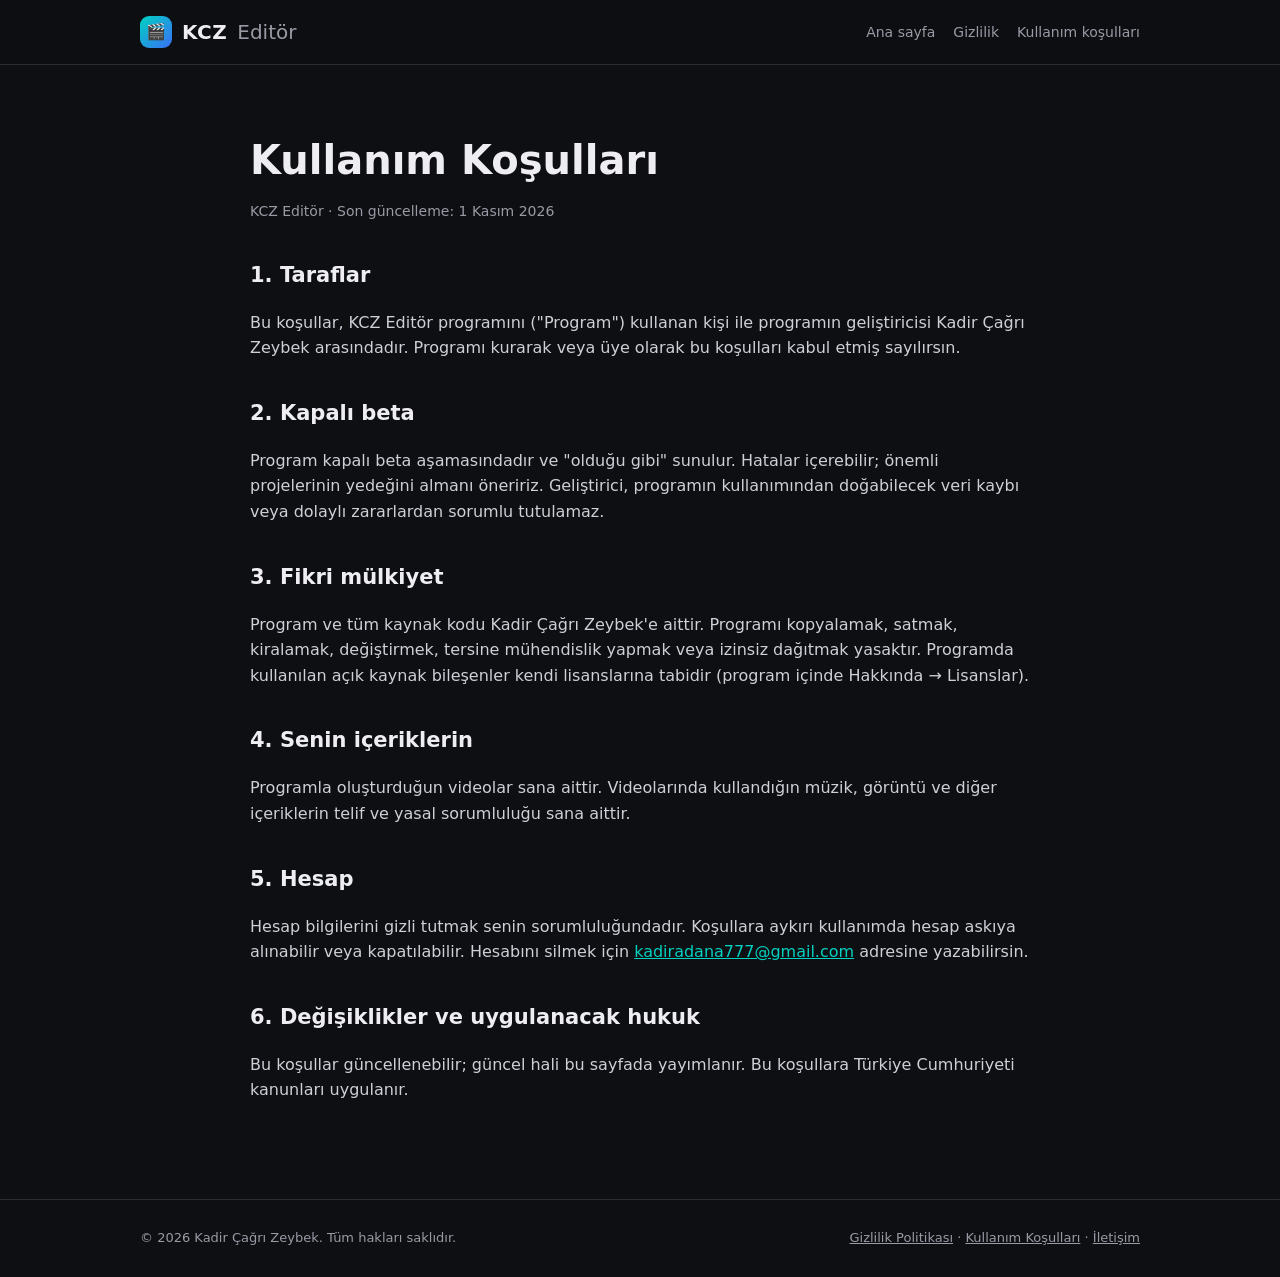
<file: kosullar.html>
<!doctype html>
<html lang="tr"><head><meta charset="utf-8"><meta name="viewport" content="width=device-width,initial-scale=1">
<title>Kullanım Koşulları — KCZ Editör</title><meta name="description" content="KCZ Editör kullanım koşulları.">
<link rel="stylesheet" href="style.css"></head><body>
<header><div class="wrap"><a class="logo" href="index.html"><i>🎬</i><b>KCZ</b><span>Editör</span></a>
<nav><a href="index.html">Ana sayfa</a><a href="gizlilik.html">Gizlilik</a><a href="kosullar.html">Kullanım koşulları</a></nav></div></header>

<main class="wrap doc">
<h1>Kullanım Koşulları</h1>
<p class="meta">KCZ Editör · Son güncelleme: 1 Kasım 2026</p>
<h2>1. Taraflar</h2>
<p>Bu koşullar, KCZ Editör programını ("Program") kullanan kişi ile programın geliştiricisi Kadir Çağrı Zeybek arasındadır. Programı kurarak veya üye olarak bu koşulları kabul etmiş sayılırsın.</p>
<h2>2. Kapalı beta</h2>
<p>Program kapalı beta aşamasındadır ve "olduğu gibi" sunulur. Hatalar içerebilir; önemli projelerinin yedeğini almanı öneririz. Geliştirici, programın kullanımından doğabilecek veri kaybı veya dolaylı zararlardan sorumlu tutulamaz.</p>
<h2>3. Fikri mülkiyet</h2>
<p>Program ve tüm kaynak kodu Kadir Çağrı Zeybek'e aittir. Programı kopyalamak, satmak, kiralamak, değiştirmek, tersine mühendislik yapmak veya izinsiz dağıtmak yasaktır. Programda kullanılan açık kaynak bileşenler kendi lisanslarına tabidir (program içinde Hakkında → Lisanslar).</p>
<h2>4. Senin içeriklerin</h2>
<p>Programla oluşturduğun videolar sana aittir. Videolarında kullandığın müzik, görüntü ve diğer içeriklerin telif ve yasal sorumluluğu sana aittir.</p>
<h2>5. Hesap</h2>
<p>Hesap bilgilerini gizli tutmak senin sorumluluğundadır. Koşullara aykırı kullanımda hesap askıya alınabilir veya kapatılabilir. Hesabını silmek için <a href="mailto:kadiradana777@gmail.com">kadiradana777@gmail.com</a> adresine yazabilirsin.</p>
<h2>6. Değişiklikler ve uygulanacak hukuk</h2>
<p>Bu koşullar güncellenebilir; güncel hali bu sayfada yayımlanır. Bu koşullara Türkiye Cumhuriyeti kanunları uygulanır.</p>
</main>
<footer><div class="wrap"><span>© 2026 Kadir Çağrı Zeybek. Tüm hakları saklıdır.</span>
<span><a href="gizlilik.html">Gizlilik Politikası</a> · <a href="kosullar.html">Kullanım Koşulları</a> · <a href="mailto:kadiradana777@gmail.com">İletişim</a></span></div></footer>

</body></html>
</file>
<file: style.css>
/* © 2026 Kadir Çağrı Zeybek. Tüm hakları saklıdır. */
:root{--bg:#0e0f12;--panel:#17181d;--line:#2a2c34;--text:#ededf2;--dim:#9a9aa6;--accent:#00d1c1;--blue:#3a6ff7}
*{box-sizing:border-box}
html,body{margin:0;background:var(--bg);color:var(--text);font-family:"Segoe UI",system-ui,-apple-system,Roboto,Arial,sans-serif;line-height:1.6}
a{color:var(--accent)}
.wrap{max-width:1040px;margin:0 auto;padding:0 20px}
header{border-bottom:1px solid var(--line);background:rgba(14,15,18,.9);position:sticky;top:0;backdrop-filter:blur(8px);z-index:5}
header .wrap{display:flex;align-items:center;justify-content:space-between;height:64px;gap:16px}
.logo{display:flex;align-items:center;gap:10px;text-decoration:none;color:var(--text);font-size:20px}
.logo i{width:32px;height:32px;border-radius:9px;background:linear-gradient(135deg,var(--accent),var(--blue));display:grid;place-items:center;font-style:normal;font-size:16px}
.logo b{font-weight:800;letter-spacing:.5px}.logo span{font-weight:300;color:var(--dim)}
nav{display:flex;gap:18px;flex-wrap:wrap}nav a{color:var(--dim);text-decoration:none;font-size:14px}nav a:hover{color:var(--text)}
.hero{padding:88px 0 64px;background:radial-gradient(900px 400px at 15% 0%,rgba(0,209,193,.14),transparent),radial-gradient(700px 360px at 90% 10%,rgba(58,111,247,.16),transparent)}
.badge{display:inline-block;padding:4px 12px;border-radius:99px;border:1px solid rgba(0,209,193,.45);background:rgba(0,209,193,.12);color:var(--accent);font-size:13px;font-weight:600}
h1{font-size:clamp(34px,6vw,56px);line-height:1.08;margin:18px 0}
.lead{font-size:clamp(16px,2.2vw,19px);color:var(--dim);max-width:640px}
.btns{display:flex;gap:12px;flex-wrap:wrap;margin-top:28px}
.btn{display:inline-block;padding:13px 22px;border-radius:10px;text-decoration:none;font-weight:600}
.btn.primary{background:var(--accent);color:#04201e}.btn.ghost{border:1px solid var(--line);color:var(--text)}
.grid{display:grid;grid-template-columns:repeat(auto-fit,minmax(280px,1fr));gap:16px;padding:24px 0 72px}
.card{background:var(--panel);border:1px solid var(--line);border-radius:14px;padding:22px}
.card h3{margin:8px 0 6px;font-size:17px}.card p{margin:0;color:var(--dim);font-size:14.5px}
.ico{font-size:22px}
.doc{padding:56px 0 80px;max-width:780px}
.doc h1{font-size:clamp(28px,5vw,40px)}.doc h2{margin-top:36px;font-size:21px}
.doc p,.doc li{color:#cfcfd8}.doc .meta{color:var(--dim);font-size:14px}
footer{border-top:1px solid var(--line);padding:28px 0;color:var(--dim);font-size:13px}
footer .wrap{display:flex;justify-content:space-between;gap:12px;flex-wrap:wrap}
footer a{color:var(--dim)}
.small{color:var(--dim);font-size:13px;margin-top:14px}
.steps{margin:0 0 72px;padding:28px}.steps h2{margin:0 0 12px}.steps ol{margin:0;padding-left:22px;color:#cfcfd8}.steps li{margin:8px 0}
code{background:#24252c;padding:2px 6px;border-radius:5px;font-size:13px}
</file>
<file: ui/style.css>
/* =========================================================
   KÇZ Launcher — Şık tasarım
   Temalar: gri (ana), siyah, end, nether, dunya
   Saydamlık: 0 opak, 1 buzlu cam, 2 saydam, 3 tamamen saydam
   Pencere Windows'ta gerçekten saydam: arka plan rengi olmayan yerlerden masaüstü görünür.
   ========================================================= */

:root {
  --v: #a1a1aa;            /* vurgu (JS ile değişir) */
  --v2: #d4d4d8;           /* ikinci vurgu */
  --vy: #0b0d10;           /* vurgunun üstündeki yazı rengi */
  --yazi: #f1f5f9;
  --soluk: rgba(241, 245, 249, .58);
  --cok-soluk: rgba(241, 245, 249, .4);
  --cizgi: rgba(255, 255, 255, .1);
  --yesil: #4ade80;
  --kirmizi: #f87171;
  --egri: cubic-bezier(.2, .8, .2, 1);

  --taban: 24, 24, 27;
  --za: #1c1c20;
  --zb: #0c0c0e;
  --a-pencere: .55;
  --a-yan: .45;
  --a-sahne: .5;
  --a-kutu: .6;
  --leke: .22;
}

/* ---------- Temalar ---------- */
body[data-tema="gri"]    { --taban: 24, 24, 27;  --za: #232328; --zb: #0d0d10; }
body[data-tema="siyah"]  { --taban: 0, 0, 0;     --za: #050505; --zb: #000; }
body[data-tema="end"]    { --taban: 17, 11, 32;  --za: #22143f; --zb: #07050f; }
body[data-tema="nether"] { --taban: 33, 8, 8;    --za: #43100c; --zb: #120404; }
body[data-tema="dunya"]  { --taban: 11, 27, 25;  --za: #123a31; --zb: #0a1620; }
body[data-tema="performans"] { --taban: 18, 18, 20; --za: #141416; --zb: #0a0a0b; }
/* Performans teması: animasyon, geçiş, bulanıklık ve süs efektleri kapalı */
body[data-tema="performans"] *, body[data-tema="performans"] *::before, body[data-tema="performans"] *::after {
  animation: none !important; transition: none !important; backdrop-filter: none !important; -webkit-backdrop-filter: none !important;
}
body[data-tema="performans"] .sahne-dekor, body[data-tema="performans"] .tozlar { display: none !important; }
body[data-tema="performans"][data-saydam] { --leke: 0 !important; }
body[data-tema="performans"] .ayar-kart:has(#saydamlar) { display: none; }

/* ---------- Saydamlık ----------
   Saydam modlarda zemin siyah camdır: arkadaki masaüstü ve pencereler koyulaşmış ama net görünür. */
body[data-saydam="0"] { --a-pencere: 1;   --a-yan: .5;  --a-sahne: .65; --a-kutu: .7;  --leke: .35; --cam: 0, 0, 0; }
body[data-saydam="1"] { --a-pencere: .66; --a-yan: .495; --a-sahne: .385; --a-kutu: .605; --leke: .12; --cam: 4, 5, 8; }
body[data-saydam="2"] { --a-pencere: .374; --a-yan: .605; --a-sahne: .33; --a-kutu: .66; --leke: 0;   --cam: 4, 5, 8; }
body[data-saydam="3"] { --a-pencere: .022; --a-yan: .682; --a-sahne: .33; --a-kutu: .726; --leke: 0;   --cam: 4, 5, 8; }
body[data-saydam="2"] .ana, body[data-saydam="2"] .yan,
body[data-saydam="3"] .ana, body[data-saydam="3"] .yan { text-shadow: 0 1px 3px rgba(0, 0, 0, .7); }

* { box-sizing: border-box; }
html, body {
  margin: 0;
  height: 100%;
  overflow: hidden;
  background: transparent;
  color: var(--yazi);
  font-family: 'Segoe UI Variable Text', 'Segoe UI', system-ui, sans-serif;
  font-size: 14px;
  user-select: none;
}
button, input, select, textarea { font-family: inherit; color: inherit; }
button { cursor: pointer; }
button:disabled { cursor: default; opacity: .55; }
svg { width: 16px; height: 16px; fill: none; stroke: currentColor; stroke-width: 2; stroke-linecap: round; stroke-linejoin: round; }
[hidden] { display: none !important; }
h2 { margin: 0; font-size: 22px; font-weight: 700; letter-spacing: -.01em; }
h3 { margin: 0 0 10px; font-size: 12px; font-weight: 700; letter-spacing: .12em; color: var(--soluk); text-transform: uppercase; }
p { margin: 0; }
.soluk { color: var(--soluk); }
.kucuk-yazi { font-size: 12px; }
.vurgu-yazi { color: var(--v); }
.sayac { padding: 1px 7px; border-radius: 999px; background: rgba(255, 255, 255, .1); font-size: 11px; font-weight: 600; color: var(--soluk); }

.surukle { cursor: grab; }
.surukle button, .surukle input, .surukle a, .surukle select { cursor: pointer; }
body.surukleniyor, body.surukleniyor * { cursor: grabbing !important; }
/* Üstte görünmez tutma şeridi: pencereyi yukarıdan tutup taşımak için */
.tutma { position: absolute; left: 0; right: 84px; top: 0; height: 14px; z-index: 55; }

/* =========================================================
   PENCERE
   ========================================================= */
.pencere {
  position: relative;
  width: 100vw;
  height: 100vh;
  display: flex;
  gap: 10px;
  padding: 10px;
  border-radius: 22px;
  overflow: hidden;
  border: 1px solid rgba(255, 255, 255, .14);
  background:
    linear-gradient(140deg, color-mix(in srgb, var(--v) 8%, transparent), transparent 50%, color-mix(in srgb, var(--v2) 5%, transparent)),
    rgba(var(--cam, 0, 0, 0), var(--a-pencere));
  transition: background .6s;
}
body[data-saydam="0"] .pencere {
  background: linear-gradient(140deg, color-mix(in srgb, var(--v) 22%, var(--za)) 0%, var(--zb) 55%, color-mix(in srgb, var(--v2) 14%, var(--zb)) 100%);
}
body[data-saydam="3"] .pencere { background: rgba(0, 0, 0, var(--a-pencere)); border-color: rgba(255, 255, 255, .3); }

.leke {
  position: absolute;
  border-radius: 50%;
  filter: blur(90px);
  opacity: var(--leke);
  pointer-events: none;
  transition: opacity .6s, background 1s;
}
.leke-a { left: -120px; top: -140px; width: 520px; height: 520px; background: var(--v); animation: leke1 16s ease-in-out infinite; }
.leke-b { right: -160px; bottom: -200px; width: 560px; height: 560px; background: var(--v2); animation: leke2 20s ease-in-out infinite; }
@keyframes leke1 { 0%, 100% { transform: translate(0, 0); } 50% { transform: translate(120px, 80px); } }
@keyframes leke2 { 0%, 100% { transform: translate(0, 0); } 50% { transform: translate(-140px, -60px); } }

.cam {
  backdrop-filter: blur(24px) saturate(1.5);
}

/* =========================================================
   SOL PANEL
   ========================================================= */
.yan {
  position: relative;
  z-index: 2;
  width: 252px;
  flex: none;
  display: flex;
  flex-direction: column;
  gap: 10px;
  min-height: 0;
  padding: 12px 10px 10px;
  border-radius: 20px;
  background:
    linear-gradient(170deg, rgba(255, 255, 255, .1), rgba(255, 255, 255, .02) 45%, rgba(255, 255, 255, .05)),
    rgba(var(--taban), var(--a-yan));
  border: 1px solid rgba(255, 255, 255, .16);
  box-shadow: inset 0 1px 0 rgba(255, 255, 255, .3), 0 20px 50px rgba(0, 0, 0, .25);
}
.yan-ust { display: flex; align-items: center; gap: 8px; padding: 2px 2px 4px; }
.logo { width: 32px; height: 32px; border-radius: 9px; }
.logo-yazi { font-size: 16px; font-weight: 700; }
.menu { margin-left: auto; display: flex; gap: 2px; position: relative; }
.sekme {
  width: 32px; height: 32px;
  display: grid; place-items: center;
  border: 0; border-radius: 10px;
  background: transparent;
  color: rgba(241, 245, 249, .62);
  transition: background .2s, color .2s;
}
.sekme:hover { background: rgba(255, 255, 255, .08); color: var(--yazi); }
.sekme.aktif { background: rgba(255, 255, 255, .16); color: var(--yazi); box-shadow: inset 0 0 0 1px rgba(255, 255, 255, .12), 0 0 0 1px color-mix(in srgb, var(--v) 40%, transparent); }

.yan-baslik { display: flex; align-items: center; gap: 8px; padding: 2px 6px 0; font-size: 11.5px; font-weight: 600; letter-spacing: .08em; color: var(--soluk); }
.yan-baslik .mini-ikon { margin-left: auto; }
.mini-ikon {
  width: 28px; height: 28px;
  display: grid; place-items: center;
  border: 0; border-radius: 9px;
  background: rgba(255, 255, 255, .06);
  color: var(--soluk);
  transition: background .2s, color .2s;
}
.mini-ikon:hover { background: rgba(255, 255, 255, .14); color: var(--yazi); }
.mini-ikon svg { width: 14px; height: 14px; }
.donuyor svg { animation: don 1s linear infinite; }
@keyframes don { to { transform: rotate(360deg); } }

.sunucular {
  flex: 1;
  min-height: 0;
  overflow-y: auto;
  display: flex;
  flex-direction: column;
  gap: 8px;
  padding: 2px 2px 4px;
  margin: 0 -2px;
}
.sunucular::-webkit-scrollbar { width: 4px; }
.sunucular::-webkit-scrollbar-thumb { background: rgba(255, 255, 255, .15); border-radius: 4px; }

/* Sunucu kartı */
.sk {
  position: relative;
  flex: none;
  overflow: hidden;
  display: flex;
  flex-direction: column;
  gap: 9px;
  padding: 11px;
  border-radius: 18px;
  text-align: left;
  background: linear-gradient(150deg, rgba(255, 255, 255, .09), rgba(255, 255, 255, .03));
  border: 1px solid rgba(255, 255, 255, .1);
  box-shadow: inset 0 1px 0 rgba(255, 255, 255, .12);
  cursor: pointer;
  transition: transform .3s var(--egri), border-color .3s, background .3s, box-shadow .3s;
  animation: gel .5s var(--egri) both;
  animation-delay: calc(var(--sira, 0) * 60ms);
}
@keyframes gel { from { opacity: 0; transform: translateY(8px); } to { opacity: 1; transform: none; } }
.sakin .sk { animation: none; }
.sk:hover { transform: translateX(3px); border-color: rgba(255, 255, 255, .28); }
.sk.secili {
  cursor: default;
  background: linear-gradient(150deg, rgba(255, 255, 255, .22), rgba(255, 255, 255, .07) 60%, color-mix(in srgb, var(--v) 16%, transparent));
  border-color: rgba(255, 255, 255, .36);
  box-shadow: inset 0 1px 0 rgba(255, 255, 255, .5), 0 16px 36px rgba(0, 0, 0, .25), 0 0 26px color-mix(in srgb, var(--v) 22%, transparent);
}
.sk.secili:hover { transform: none; }
.sk.kapali { opacity: .72; }
.sk-isik {
  position: absolute; left: 0; top: 14px; bottom: 14px; width: 3px;
  border-radius: 0 3px 3px 0;
  background: var(--v); box-shadow: 0 0 12px var(--v);
  opacity: 0; transition: opacity .3s;
}
.sk.secili .sk-isik { opacity: 1; }
.sk-ust { display: flex; align-items: center; gap: 10px; }
.sk-ikon-kap { position: relative; flex: none; }
.sk-ikon { width: 42px; height: 42px; border-radius: 13px; display: block; image-rendering: pixelated; background: rgba(255, 255, 255, .08); }
.sk.secili .sk-ikon { box-shadow: 0 0 0 2px rgba(255, 255, 255, .7), 0 0 18px var(--v); }
.sk-nokta { position: absolute; right: -2px; bottom: -2px; width: 12px; height: 12px; border-radius: 50%; background: #64748b; border: 2px solid rgba(20, 22, 28, .95); }
.sk.acik .sk-nokta { background: var(--yesil); }
.sk.kapali .sk-nokta { background: var(--kirmizi); }
.sk-bilgi { flex: 1; min-width: 0; display: flex; flex-direction: column; gap: 1px; }
.sk-bilgi b { font-size: 13.5px; font-weight: 600; white-space: nowrap; overflow: hidden; text-overflow: ellipsis; }
.sk-durum { font-size: 11.5px; font-weight: 600; color: var(--soluk); }
.sk.acik .sk-durum { color: #86efac; }
.sk.kapali .sk-durum { color: #fca5a5; }
.sk-mini {
  width: 34px; height: 34px; flex: none;
  display: grid; place-items: center;
  border: 0; border-radius: 50%;
  background: var(--v); color: var(--vy);
  transition: transform .2s var(--egri), box-shadow .2s;
}
.sk-mini:hover { transform: scale(1.1); box-shadow: 0 0 16px color-mix(in srgb, var(--v) 60%, transparent); }
.sk-mini svg { width: 14px; height: 14px; fill: currentColor; stroke: none; }
.sk.secili .sk-mini { display: none; }
.sk-detay { display: none; flex-direction: column; gap: 9px; }
.sk.secili .sk-detay { display: flex; animation: gel .35s var(--egri); }
.sk-motd { font-size: 12px; line-height: 1.4; color: var(--soluk); overflow: hidden; display: -webkit-box; -webkit-line-clamp: 2; -webkit-box-orient: vertical; }
.sk-satir { display: flex; align-items: center; gap: 8px; }
.sk-kafalar { display: flex; }
.sk-kafalar img { width: 20px; height: 20px; border-radius: 6px; border: 1.5px solid rgba(20, 22, 28, .95); margin-left: -6px; image-rendering: pixelated; }
.sk-kafalar img:first-child { margin-left: 0; }
.sk-ping { margin-left: auto; display: flex; align-items: center; gap: 6px; font-family: Consolas, monospace; font-size: 11px; color: var(--soluk); }
.sinyal { display: flex; align-items: flex-end; gap: 2px; height: 14px; }
.sinyal i { width: 3px; border-radius: 1px; background: rgba(255, 255, 255, .18); }
.sinyal i:nth-child(1) { height: 5px; }
.sinyal i:nth-child(2) { height: 8px; }
.sinyal i:nth-child(3) { height: 11px; }
.sinyal i:nth-child(4) { height: 14px; }
.sinyal[data-seviye="4"] i, .sinyal[data-seviye="3"] i:nth-child(-n+3) { background: var(--yesil); }
.sinyal[data-seviye="2"] i:nth-child(-n+2), .sinyal[data-seviye="1"] i:nth-child(1) { background: #facc15; }

/* Büyük OYNA */
.oyna {
  position: relative;
  overflow: hidden;
  width: 100%;
  height: 46px;
  border: 0;
  border-radius: 13px;
  display: flex;
  align-items: center;
  justify-content: center;
  gap: 8px;
  background: var(--v);
  color: var(--vy);
  font-size: 15px;
  font-weight: 800;
  letter-spacing: .1em;
  box-shadow: 0 8px 28px color-mix(in srgb, var(--v) 45%, transparent);
  transition: transform .2s var(--egri), box-shadow .2s, background .4s;
}
.oyna:hover:not(:disabled) { transform: translateY(-1px); box-shadow: 0 12px 34px color-mix(in srgb, var(--v) 60%, transparent); }
.oyna:active:not(:disabled) { transform: scale(.98); }
.oyna:disabled { opacity: 1; }
.oyna svg { width: 16px; height: 16px; fill: currentColor; stroke: none; position: relative; }
.oyna-yazi { position: relative; }
.oyna-dolgu { position: absolute; left: 0; top: 0; bottom: 0; width: 0; background: rgba(255, 255, 255, .35); transition: width .4s var(--egri); }
.oyna-parlama { position: absolute; inset: 0; background: linear-gradient(105deg, transparent 35%, rgba(255, 255, 255, .45) 50%, transparent 65%); transform: translateX(-100%); animation: parla 3.5s ease-in-out infinite; }
@keyframes parla { 0%, 60% { transform: translateX(-100%); } 100% { transform: translateX(100%); } }
.oyna.yukleniyor { background: color-mix(in srgb, var(--v) 55%, #1f2937); color: #fff; }
.oyna.yukleniyor .oyna-parlama, .oyna.acik .oyna-parlama { display: none; }
.oyna.acik { background: rgba(255, 255, 255, .12); color: var(--yazi); box-shadow: none; }
.oyna.giris { background: #f1f5f9; color: #0b0d10; }
.oyna.patla { animation: patla .45s var(--egri); }
@keyframes patla { 40% { transform: scale(.95); } 100% { transform: none; } }
.surum-satir {
  border: 0; background: transparent;
  font-size: 11.5px; text-align: center; color: var(--soluk);
  padding: 2px; border-radius: 8px;
}
.surum-satir:hover { color: var(--yazi); background: rgba(255, 255, 255, .06); }
.oyna-alt { font-size: 11px; text-align: center; color: var(--cok-soluk); min-height: 14px; }
.oyna-alt.hata { color: #fca5a5; }

.sk-ekle {
  flex: none;
  display: flex; align-items: center; gap: 10px;
  padding: 10px 11px;
  border: 1px dashed rgba(255, 255, 255, .22); border-radius: 18px;
  background: transparent;
  color: rgba(241, 245, 249, .72);
  font-size: 13px; font-weight: 600;
  text-align: left;
  transition: background .2s, border-color .2s;
}
.sk-ekle:hover { background: rgba(255, 255, 255, .06); border-color: rgba(255, 255, 255, .4); }
.sk-ekle .arti { width: 30px; height: 30px; flex: none; border-radius: 10px; display: grid; place-items: center; background: rgba(255, 255, 255, .08); font-size: 18px; }
.sk-ekle small { display: block; font-weight: 400; font-size: 11px; color: var(--cok-soluk); }

/* Hesap */
.hesap {
  display: flex; align-items: center; gap: 10px;
  padding: 8px; border-radius: 14px;
  background: rgba(255, 255, 255, .05); border: 1px solid rgba(255, 255, 255, .08);
}
.avatar { width: 34px; height: 34px; border-radius: 10px; flex: none; image-rendering: pixelated; }
.avatar-yedek { display: grid; place-items: center; background: #f1f5f9; color: #0b0d10; font-weight: 800; }
.hesap-bilgi { flex: 1; min-width: 0; display: flex; flex-direction: column; }
.hesap-bilgi b { font-size: 13.5px; font-weight: 600; white-space: nowrap; overflow: hidden; text-overflow: ellipsis; }
.hesap-bilgi small { font-size: 11.5px; color: var(--soluk); }

/* Sürüm açılır menüsü */
.surum-acilir {
  position: absolute;
  left: 10px; right: 10px; bottom: 64px;
  z-index: 40;
  max-height: 440px;
  overflow-y: auto;
  padding: 8px;
  border-radius: 16px;
  background: rgba(22, 24, 30, .94);
  border: 1px solid rgba(255, 255, 255, .16);
  box-shadow: 0 24px 60px rgba(0, 0, 0, .5);
  animation: gel .25s var(--egri);
}
.acilir-baslik { padding: 6px 8px 4px; font-size: 10.5px; font-weight: 700; letter-spacing: .1em; color: var(--cok-soluk); text-transform: uppercase; }
.acilir-liste { display: flex; flex-direction: column; gap: 2px; }
.acilir-oge { display: flex; align-items: center; gap: 8px; padding: 7px 8px; border: 0; border-radius: 9px; background: transparent; text-align: left; }
.acilir-oge:hover { background: rgba(255, 255, 255, .08); }
.acilir-oge.secili { background: color-mix(in srgb, var(--v) 22%, transparent); }
.acilir-oge b { flex: 1; font-size: 13px; font-weight: 600; }
.acilir-oge small { font-size: 11px; color: var(--cok-soluk); }
.acilir-oge small.yuklu { color: var(--yesil); }
.acilir-bos { padding: 6px 8px; font-size: 12px; color: var(--cok-soluk); }
.acilir-yukleyici { display: flex; flex-wrap: wrap; gap: 4px; padding: 2px 4px 6px; }
.acilir-yukleyici button { padding: 5px 9px; border: 1px solid rgba(255, 255, 255, .12); border-radius: 8px; background: rgba(255, 255, 255, .04); font-size: 12px; font-weight: 600; }
.acilir-yukleyici button.aktif { background: var(--v); color: var(--vy); border-color: transparent; }
.acilir-tum { width: 100%; margin-top: 4px; padding: 8px; border: 0; border-radius: 9px; background: rgba(255, 255, 255, .06); font-size: 12.5px; font-weight: 600; }
.acilir-tum:hover { background: rgba(255, 255, 255, .12); }
.surum-ikon { width: 10px; height: 10px; flex: none; border-radius: 3px; background: #22c55e; }
.surum-ikon.tur-snapshot { background: #f59e0b; }
.surum-ikon.tur-old_beta, .surum-ikon.tur-old_alpha { background: #94a3b8; }

/* =========================================================
   SAĞ TARAF
   ========================================================= */
.ana { position: relative; z-index: 1; flex: 1; min-width: 0; }
.pencere-dugmeleri { position: absolute; right: 10px; top: 10px; z-index: 60; display: flex; gap: 6px; }
.pencere-dugmeleri button {
  width: 30px; height: 30px; display: grid; place-items: center;
  border: 1px solid rgba(255, 255, 255, .14); border-radius: 10px;
  background: rgba(var(--taban), .5); backdrop-filter: blur(12px);
  color: var(--soluk);
  transition: background .2s, color .2s;
}
.pencere-dugmeleri button:hover { background: rgba(255, 255, 255, .16); color: var(--yazi); }
.pencere-dugmeleri .kapat:hover { background: #e11d48; border-color: #e11d48; color: #fff; }
.pencere-dugmeleri svg { width: 14px; height: 14px; }

.sayfa { position: absolute; inset: 0; display: none; }
.sayfa.aktif { display: flex; animation: sayfa .35s var(--egri); }
@keyframes sayfa { from { opacity: 0; transform: translateY(6px); } to { opacity: 1; transform: none; } }
#sayfa-ana { flex-direction: column; gap: 10px; }
#sayfa-modlar, #sayfa-surumler, #sayfa-ayarlar {
  flex-direction: column;
  gap: 14px;
  padding: 20px 22px;
  overflow-y: auto;
  border-radius: 18px;
  background: rgba(var(--taban), var(--a-kutu));
  border: 1px solid rgba(255, 255, 255, .1);
}
.sayfa::-webkit-scrollbar { width: 6px; }
.sayfa::-webkit-scrollbar-thumb { background: rgba(255, 255, 255, .15); border-radius: 6px; }
.sayfa-baslik { display: flex; align-items: flex-end; justify-content: space-between; gap: 16px; padding-right: 76px; }
.sayfa-baslik p { margin-top: 4px; font-size: 13px; }

/* ---------- Sahne (skin vitrini) ---------- */
.sahne {
  position: relative;
  flex: 1;
  min-height: 0;
  border-radius: 18px;
  overflow: hidden;
  border: 1px solid rgba(255, 255, 255, .1);
  background:
    radial-gradient(ellipse at 50% 100%, color-mix(in srgb, var(--v) 30%, transparent), transparent 60%),
    radial-gradient(ellipse at 50% 0%, rgba(255, 255, 255, .06), transparent 60%),
    rgba(var(--taban), var(--a-sahne));
  transition: background .6s;
}
.sahne-dekor { position: absolute; inset: 0; pointer-events: none; }
.sahne-dekor::before, .sahne-dekor::after { content: ''; position: absolute; pointer-events: none; }

/* Normal dünya: gökyüzü ve bloklu tepeler */
body[data-tema="dunya"] .sahne-dekor::before { inset: 0 0 40% 0; background: linear-gradient(180deg, rgba(125, 211, 252, .28), transparent); }
body[data-tema="dunya"] .sahne-dekor::after {
  left: 0; right: 0; bottom: 0; height: 120px; opacity: .55;
  background: linear-gradient(180deg, #4ade80 0 14px, #15803d 14px 22px, #7c4a24 22px);
  clip-path: polygon(0 40%, 8% 40%, 8% 25%, 18% 25%, 18% 45%, 30% 45%, 30% 20%, 42% 20%, 42% 35%, 58% 35%, 58% 15%, 70% 15%, 70% 38%, 82% 38%, 82% 22%, 92% 22%, 92% 42%, 100% 42%, 100% 100%, 0 100%);
}
/* Nether: lav ışığı ve kızıl kayalar */
body[data-tema="nether"] .sahne-dekor::before { inset: 0; background: radial-gradient(ellipse at 50% 120%, rgba(249, 115, 22, .55), transparent 55%), radial-gradient(ellipse at 10% 0%, rgba(127, 29, 29, .5), transparent 50%); animation: nabiz-isik 4s ease-in-out infinite; }
body[data-tema="nether"] .sahne-dekor::after {
  left: 0; right: 0; bottom: 0; height: 90px; opacity: .6;
  background: linear-gradient(180deg, #7f1d1d, #450a0a);
  clip-path: polygon(0 50%, 10% 30%, 16% 55%, 27% 25%, 36% 50%, 48% 35%, 60% 60%, 71% 28%, 82% 52%, 92% 30%, 100% 45%, 100% 100%, 0 100%);
}
@keyframes nabiz-isik { 0%, 100% { opacity: .75; } 50% { opacity: 1; } }
/* End: yıldızlar ve End adası */
body[data-tema="end"] .sahne-dekor::before {
  inset: 0;
  background-image:
    radial-gradient(1.5px 1.5px at 12% 18%, #fff, transparent), radial-gradient(1px 1px at 28% 42%, #fff, transparent),
    radial-gradient(1.5px 1.5px at 44% 12%, #e9d5ff, transparent), radial-gradient(1px 1px at 63% 30%, #fff, transparent),
    radial-gradient(1.5px 1.5px at 78% 14%, #fff, transparent), radial-gradient(1px 1px at 88% 46%, #e9d5ff, transparent),
    radial-gradient(1px 1px at 6% 60%, #fff, transparent), radial-gradient(1.5px 1.5px at 94% 70%, #fff, transparent),
    radial-gradient(1px 1px at 52% 54%, #fff, transparent), radial-gradient(1px 1px at 36% 74%, #e9d5ff, transparent);
  opacity: .8;
}
body[data-tema="end"] .sahne-dekor::after { left: 15%; right: 15%; bottom: -40px; height: 130px; border-radius: 50%; background: radial-gradient(ellipse, rgba(231, 227, 168, .4), rgba(231, 227, 168, .1) 55%, transparent 70%); }
/* Siyah: tam karanlık, tek beyaz halka */
body[data-tema="siyah"] .sahne { background: radial-gradient(ellipse at 50% 100%, color-mix(in srgb, var(--v) 18%, transparent), transparent 55%), rgba(0, 0, 0, calc(var(--a-sahne) + .2)); }

.dev-yazi {
  position: absolute; left: 0; right: 0; top: 34px;
  text-align: center;
  font-size: clamp(100px, 10.5vw, 200px); font-weight: 800; letter-spacing: -.02em; line-height: 1;
  color: transparent;
  -webkit-text-stroke: 1.5px color-mix(in srgb, var(--v) 35%, transparent);
  background: linear-gradient(180deg, color-mix(in srgb, var(--v) 22%, transparent), transparent 80%);
  -webkit-background-clip: text; background-clip: text;
  white-space: nowrap; overflow: hidden;
  pointer-events: none;
}
.sahne-bilgi { position: absolute; left: 22px; top: 18px; right: 120px; z-index: 10; display: flex; flex-direction: column; gap: 3px; }
.ust-etiket { font-size: 11px; font-weight: 700; letter-spacing: .14em; color: var(--v); }
.sahne-bilgi b { font-size: 20px; font-weight: 700; }
.sahne-bilgi span:last-child { font-size: 12.5px; color: var(--soluk); }
.isik {
  position: absolute; left: 50%; top: -20px; width: 560px; height: 115%; margin-left: -280px;
  clip-path: polygon(38% 0, 62% 0, 100% 100%, 0 100%);
  background: linear-gradient(180deg, rgba(255, 255, 255, .14), color-mix(in srgb, var(--v) 8%, transparent) 55%, transparent 85%);
  filter: blur(10px);
  pointer-events: none;
  animation: isik 6s ease-in-out infinite;
}
@keyframes isik { 0%, 100% { opacity: .6; } 50% { opacity: 1; } }
.sahne-golge { position: absolute; left: 0; right: 0; bottom: 0; height: 46%; background: linear-gradient(180deg, transparent, rgba(0, 0, 0, .3)); pointer-events: none; }
.zemin { position: absolute; left: 50%; bottom: 14px; width: 560px; height: 90px; margin-left: -280px; border-radius: 50%; background: radial-gradient(ellipse, color-mix(in srgb, var(--v) 22%, transparent), color-mix(in srgb, var(--v) 6%, transparent) 45%, transparent 70%); pointer-events: none; }
.tozlar i { position: absolute; bottom: 15%; width: 3px; height: 3px; border-radius: 50%; background: rgba(255, 255, 255, .7); animation: toz 10s linear infinite; pointer-events: none; }
body[data-tema="nether"] .tozlar i { background: #fb923c; box-shadow: 0 0 6px #f97316; }
body[data-tema="end"] .tozlar i { background: #e9d5ff; box-shadow: 0 0 6px #c084fc; }
.tozlar i:nth-child(1) { left: 40%; animation-delay: 0s; }
.tozlar i:nth-child(2) { left: 55%; animation-delay: -2s; animation-duration: 12s; }
.tozlar i:nth-child(3) { left: 47%; animation-delay: -5s; width: 2px; height: 2px; }
.tozlar i:nth-child(4) { left: 62%; animation-delay: -7s; animation-duration: 9s; }
.tozlar i:nth-child(5) { left: 34%; animation-delay: -3s; width: 2px; height: 2px; animation-duration: 13s; }
.tozlar i:nth-child(6) { left: 68%; animation-delay: -9s; }
.tozlar i:nth-child(7) { left: 51%; animation-delay: -4s; animation-duration: 11s; width: 2px; height: 2px; }
.tozlar i:nth-child(8) { left: 28%; animation-delay: -6s; animation-duration: 14s; }
@keyframes toz { 0% { transform: translateY(0); opacity: 0; } 15% { opacity: .8; } 100% { transform: translateY(-240px); opacity: 0; } }

/* 3D vitrin */
.vitrin { position: absolute; inset: 0; z-index: 1; perspective: 1200px; perspective-origin: 50% 40%; transform-style: preserve-3d; }
.skin-yer {
  position: absolute; left: 50%; bottom: 116px;
  width: 160px; height: 320px; margin-left: -80px;
  transform-style: preserve-3d;
  transform-origin: 50% 100%;
  transition: transform .8s var(--egri);
  cursor: pointer;
}
.skin-yer.on { cursor: default; }
.skin-suzul { width: 160px; height: 320px; transform-style: preserve-3d; animation: npc-suzul 4s ease-in-out infinite; }
.skin-donus { width: 160px; height: 320px; transform-style: preserve-3d; transition: transform .8s var(--egri); }
.kaide, .golge3d { position: absolute; border-radius: 50%; transform: rotateX(90deg); pointer-events: none; }
.kaide { left: -25px; top: 215px; width: 210px; height: 210px; background: radial-gradient(circle, rgba(255, 255, 255, .08) 0 40%, rgba(255, 255, 255, .03) 41% 60%, transparent 61%); }
.skin-yer.on .kaide { background: radial-gradient(circle, rgba(255, 255, 255, .18) 0 38%, color-mix(in srgb, var(--v) 40%, transparent) 39% 41%, rgba(255, 255, 255, .06) 42% 62%, transparent 63%); box-shadow: 0 0 50px color-mix(in srgb, var(--v) 30%, transparent); }
.golge3d { left: 10px; top: 250px; width: 140px; height: 140px; transform: rotateX(90deg) translateZ(1px); background: radial-gradient(circle, rgba(0, 0, 0, .55), transparent 65%); }
.model3d { position: relative; width: 160px; height: 320px; transform-style: preserve-3d; }
.parca { position: absolute; transform-style: preserve-3d; }
.kutu3d { position: absolute; left: 0; top: 0; transform-style: preserve-3d; }
.yuz { position: absolute; background-repeat: no-repeat; image-rendering: pixelated; backface-visibility: hidden; }
.yuz.y-on   { filter: brightness(var(--k, 1)); }
.yuz.y-yan  { filter: brightness(calc(.8 * var(--k, 1))); }
.yuz.y-yan2 { filter: brightness(calc(.9 * var(--k, 1))); }
.yuz.y-arka { filter: brightness(calc(.68 * var(--k, 1))); }
.yuz.y-ust  { filter: brightness(calc(1.1 * var(--k, 1))); }
.yuz.y-alt  { filter: brightness(calc(.5 * var(--k, 1))); }
.katman .yuz { backface-visibility: visible; }

/* NPC animasyonları */
@keyframes npc-bas { 0%, 12% { transform: rotateY(0) rotateX(0); } 22%, 38% { transform: rotateY(28deg) rotateX(-4deg); } 48%, 60% { transform: rotateY(-24deg) rotateX(6deg); } 70%, 100% { transform: rotateY(0) rotateX(0); } }
@keyframes npc-govde { 0%, 100% { transform: scaleY(1); } 50% { transform: scaleY(1.018); } }
@keyframes npc-kolS { 0%, 100% { transform: rotateX(7deg) rotateZ(3deg); } 50% { transform: rotateX(-7deg) rotateZ(5deg); } }
@keyframes npc-kolD { 0%, 58% { transform: rotateX(-7deg) rotateZ(-3deg); } 64% { transform: rotateZ(-150deg); } 68% { transform: rotateZ(-125deg); } 72% { transform: rotateZ(-155deg); } 76% { transform: rotateZ(-125deg); } 80% { transform: rotateZ(-150deg); } 88%, 100% { transform: rotateX(-7deg) rotateZ(-3deg); } }
@keyframes npc-bacakS { 0%, 100% { transform: rotateX(0); } 50% { transform: rotateX(3deg); } }
@keyframes npc-bacakD { 0%, 100% { transform: rotateX(0); } 50% { transform: rotateX(-3deg); } }
@keyframes npc-suzul { 0%, 100% { transform: translateY(0); } 50% { transform: translateY(-5px); } }
.npc-bas { animation: npc-bas 9s ease-in-out infinite; }
.npc-govde { animation: npc-govde 3.2s ease-in-out infinite; }
.npc-kolS { animation: npc-kolS 3.2s ease-in-out infinite; }
.npc-kolD { animation: npc-kolD 9s ease-in-out infinite; }
.npc-bacakS { animation: npc-bacakS 3.2s ease-in-out infinite; }
.npc-bacakD { animation: npc-bacakD 3.2s ease-in-out infinite; }
.skin-yer:not(.on) .npc-kolD { animation-name: npc-kolS; animation-duration: 3.2s; }

.skin-alt { position: absolute; left: 0; right: 0; bottom: 14px; z-index: 20; display: flex; flex-direction: column; align-items: center; gap: 6px; pointer-events: none; }
.skin-alt > * { pointer-events: auto; }
.skin-ad { display: flex; align-items: baseline; gap: 10px; }
.skin-ad b { font-size: 20px; font-weight: 700; letter-spacing: -.01em; }
.skin-ad span { font-family: Consolas, monospace; font-size: 12px; color: var(--cok-soluk); }
.skin-alt-yazi { font-size: 11.5px; color: var(--soluk); margin-top: -4px; }
.skin-kontrol {
  display: flex; align-items: center; gap: 8px;
  padding: 6px; border-radius: 18px;
  background: rgba(255, 255, 255, .08);
  border: 1px solid rgba(255, 255, 255, .14);
  box-shadow: inset 0 1px 0 rgba(255, 255, 255, .22);
}
.ok-btn {
  width: 34px; height: 34px; display: grid; place-items: center;
  border: 0; border-radius: 11px;
  background: rgba(255, 255, 255, .08);
  font-size: 18px;
  transition: background .2s, transform .2s;
}
.ok-btn:hover { background: rgba(255, 255, 255, .18); transform: scale(1.08); }
.kafalar { display: flex; align-items: center; gap: 6px; max-width: 360px; overflow: hidden; }
.kafa {
  width: 38px; height: 38px; flex: none;
  border: 2px solid rgba(255, 255, 255, .12); border-radius: 12px;
  background-color: rgba(255, 255, 255, .06);
  background-repeat: no-repeat;
  image-rendering: pixelated;
  transition: all .3s var(--egri);
}
.kafa.secili { width: 46px; height: 46px; border-color: #fff; box-shadow: 0 0 0 3px color-mix(in srgb, var(--v) 45%, transparent), 0 8px 20px rgba(0, 0, 0, .4); }
.ayrac { width: 1px; height: 26px; background: rgba(255, 255, 255, .14); margin: 0 2px; }
.giy-btn { height: 34px; padding: 0 14px; border: 0; border-radius: 11px; background: #f1f5f9; color: #0b0d10; font-size: 13px; font-weight: 700; }
.giy-btn.giyili { background: rgba(255, 255, 255, .1); color: var(--yazi); font-weight: 600; }

.skin-ekle {
  position: absolute; right: 14px; bottom: 74px; z-index: 30;
  width: 290px;
  display: flex; flex-direction: column; gap: 12px;
  padding: 16px; border-radius: 18px;
  background: rgba(24, 26, 32, .9);
  border: 1px solid rgba(255, 255, 255, .16);
  box-shadow: 0 24px 60px rgba(0, 0, 0, .5);
  animation: gel .3s var(--egri);
}
.skin-ekle small { font-size: 11.5px; line-height: 1.45; color: var(--soluk); }
.alan { display: flex; flex-direction: column; gap: 6px; font-size: 12px; color: var(--soluk); }
.satir { display: flex; gap: 6px; }
.satir input { flex: 1; min-width: 0; height: 32px; padding: 0 10px; border: 1px solid rgba(255, 255, 255, .14); border-radius: 9px; background: rgba(0, 0, 0, .25); color: var(--yazi); outline: none; }
.satir input:focus { border-color: var(--v); }

/* ---------- Özet kutuları ---------- */
.ozet { flex: none; height: 172px; display: grid; grid-template-columns: minmax(0, 1.4fr) minmax(0, 1fr) minmax(0, .95fr) minmax(0, 1.1fr); gap: 10px; }
.kutu {
  position: relative; overflow: hidden;
  display: flex; flex-direction: column; gap: 6px;
  padding: 14px; border-radius: 16px;
  background: rgba(var(--taban), var(--a-kutu));
  border: 1px solid rgba(255, 255, 255, .08);
  transition: transform .25s var(--egri), border-color .25s;
  animation: gel .5s var(--egri) both;
}
.kutu:nth-child(2) { animation-delay: 60ms; }
.kutu:nth-child(3) { animation-delay: 120ms; }
.kutu:nth-child(4) { animation-delay: 180ms; }
.kutu:hover { transform: translateY(-3px); border-color: rgba(255, 255, 255, .18); }
.kutu-etiket { display: flex; align-items: center; justify-content: space-between; gap: 8px; font-size: 10.5px; font-weight: 700; letter-spacing: .12em; color: var(--soluk); }
.duyuru { background: linear-gradient(135deg, color-mix(in srgb, var(--v) 20%, transparent), rgba(255, 255, 255, .03) 60%), rgba(var(--taban), var(--a-kutu)); border-color: color-mix(in srgb, var(--v) 30%, transparent); }
.duyuru::after { content: ''; position: absolute; right: -20px; bottom: -20px; width: 120px; height: 120px; border-radius: 24px; background: repeating-linear-gradient(45deg, rgba(255, 255, 255, .05) 0 8px, transparent 8px 16px); transform: rotate(12deg); pointer-events: none; }
.duyuru .kutu-etiket { justify-content: flex-start; color: var(--v); }
.duyuru .kutu-etiket span { white-space: nowrap; overflow: hidden; text-overflow: ellipsis; }
.nokta { width: 6px; height: 6px; border-radius: 50%; background: var(--v); flex: none; }
.duyuru b { font-size: 17px; font-weight: 700; letter-spacing: -.01em; white-space: nowrap; overflow: hidden; text-overflow: ellipsis; }
.duyuru-metin { font-size: 12.5px; line-height: 1.45; color: rgba(241, 245, 249, .72); overflow: hidden; display: -webkit-box; -webkit-line-clamp: 2; -webkit-box-orient: vertical; }
.duyuru-alt { margin-top: auto; display: flex; }
.cip { padding: 4px 9px; border-radius: 999px; background: rgba(255, 255, 255, .08); font-size: 11.5px; font-weight: 600; }

.cevrimici { display: flex; flex-direction: column; gap: 7px; overflow: hidden; }
.oyuncu { display: flex; align-items: center; gap: 9px; }
.oyuncu img { width: 28px; height: 28px; border-radius: 8px; image-rendering: pixelated; flex: none; }
.oyuncu span { flex: 1; min-width: 0; display: flex; flex-direction: column; }
.oyuncu b { font-size: 12.5px; font-weight: 600; white-space: nowrap; overflow: hidden; text-overflow: ellipsis; }
.oyuncu small { font-size: 11px; color: var(--cok-soluk); }
.oyuncu button { height: 24px; padding: 0 9px; border: 0; border-radius: 7px; background: rgba(255, 255, 255, .08); font-size: 11px; font-weight: 600; }
.oyuncu button:hover { background: var(--v); color: var(--vy); }
.bos-yazi { font-size: 12px; line-height: 1.45; color: var(--cok-soluk); }

.hafta { gap: 0; }
.hafta-toplam { margin-top: 4px; font-size: 22px; font-weight: 700; letter-spacing: -.02em; }
.hafta-toplam small { font-size: 15px; font-weight: 500; color: var(--soluk); }
.grafik { flex: 1; display: grid; grid-template-columns: repeat(7, minmax(0, 1fr)); gap: 5px; margin-top: 8px; }
.gun { display: flex; flex-direction: column; align-items: center; gap: 3px; }
.gun .cubuk-kap { flex: 1; width: 100%; display: flex; align-items: flex-end; }
.gun .cubuk { width: 100%; min-height: 3px; border-radius: 4px; background: rgba(255, 255, 255, .14); transition: height .8s var(--egri); }
.gun.bugun .cubuk { background: var(--v); box-shadow: 0 0 12px color-mix(in srgb, var(--v) 55%, transparent); }
.gun small { font-size: 9.5px; color: var(--cok-soluk); }

.oneri { padding: 0; }
.oneri-kart {
  position: absolute; inset: 0;
  display: flex; flex-direction: column; justify-content: flex-end; gap: 3px;
  padding: 14px; border-radius: 16px;
  opacity: 0; transform: translateY(8px) scale(.98);
  transition: opacity .6s, transform .6s var(--egri);
  pointer-events: none;
}
.oneri-kart.aktif { opacity: 1; transform: none; pointer-events: auto; }
.oneri-harf { position: absolute; right: 8px; top: -8px; font-size: 96px; font-weight: 800; line-height: 1; color: rgba(255, 255, 255, .16); }
.oneri-tur { position: absolute; left: 14px; top: 12px; padding: 3px 8px; border-radius: 999px; background: rgba(0, 0, 0, .28); font-size: 10px; font-weight: 700; letter-spacing: .12em; }
.oneri-kart b { position: relative; font-size: 17px; font-weight: 700; }
.oneri-kart span.alt { position: relative; font-size: 12px; color: rgba(255, 255, 255, .85); }
.oneri-kart button { position: relative; align-self: flex-start; margin-top: 6px; height: 28px; padding: 0 14px; border: 0; border-radius: 9px; background: #fff; color: #0b0d10; font-size: 12px; font-weight: 700; }
.oneri-noktalar { position: absolute; right: 12px; bottom: 14px; display: flex; gap: 4px; z-index: 2; }
.oneri-noktalar i { width: 6px; height: 6px; border-radius: 3px; background: rgba(255, 255, 255, .4); transition: width .3s; }
.oneri-noktalar i.aktif { width: 16px; background: #fff; }
.oneri-kart:nth-child(1) { background: linear-gradient(160deg, #065f46, #34d399); }
.oneri-kart:nth-child(2) { background: linear-gradient(160deg, #7c2d12, #f59e0b); }
.oneri-kart:nth-child(3) { background: linear-gradient(160deg, #1e3a8a, #60a5fa); }
.oneri-kart:nth-child(4) { background: linear-gradient(160deg, #581c87, #e879f9); }

/* =========================================================
   ORTAK FORM ÖĞELERİ
   ========================================================= */
.birincil, .ikincil {
  height: 36px; padding: 0 16px;
  border-radius: 11px;
  font-size: 13px; font-weight: 700;
  transition: background .2s, transform .2s;
}
.birincil { border: 0; background: var(--v); color: var(--vy); }
.birincil:hover:not(:disabled) { transform: translateY(-1px); }
.ikincil { border: 1px solid rgba(255, 255, 255, .14); background: rgba(255, 255, 255, .06); font-weight: 600; }
.ikincil:hover:not(:disabled) { background: rgba(255, 255, 255, .12); }
.kucuk { height: 32px; padding: 0 12px; font-size: 12.5px; }
.genis-btn { width: 100%; height: 44px; font-size: 14px; }
.bag { border: 0; background: transparent; color: var(--soluk); font-size: 12.5px; text-decoration: underline; text-underline-offset: 3px; }
.bag:hover { color: var(--yazi); }
.daha { align-self: center; }
.secim { height: 36px; padding: 0 10px; border: 1px solid rgba(255, 255, 255, .14); border-radius: 10px; background: rgba(20, 22, 28, .9); font-size: 13px; outline: none; }
.secim option { background: #16181d; }

.ara-kap { position: relative; display: flex; align-items: center; min-width: 240px; flex: 1; max-width: 340px; }
.ara-kap svg { position: absolute; left: 11px; color: var(--cok-soluk); }
.ara { width: 100%; height: 36px; padding: 0 12px 0 34px; border: 1px solid rgba(255, 255, 255, .12); border-radius: 11px; background: rgba(0, 0, 0, .22); outline: none; font-size: 13px; }
.ara:focus { border-color: var(--v); }
.filtreler { display: flex; flex-wrap: wrap; gap: 6px; }
.filtre { height: 32px; padding: 0 12px; border: 1px solid rgba(255, 255, 255, .1); border-radius: 999px; background: rgba(255, 255, 255, .04); font-size: 12.5px; font-weight: 600; color: var(--soluk); display: flex; align-items: center; gap: 6px; }
.filtre:hover { color: var(--yazi); }
.filtre.aktif { background: var(--v); color: var(--vy); border-color: transparent; }
.filtre.aktif .sayac { background: rgba(0, 0, 0, .15); color: inherit; }

.ayar-blok { display: flex; flex-direction: column; gap: 8px; }
.ayar-kart {
  display: flex; align-items: center; justify-content: space-between; gap: 16px;
  padding: 14px 16px; border-radius: 14px;
  background: rgba(255, 255, 255, .04); border: 1px solid rgba(255, 255, 255, .07);
}
.ayar-kart.dikey { flex-direction: column; align-items: stretch; gap: 12px; }
.ayar-yazi { display: flex; flex-direction: column; gap: 3px; }
.ayar-yazi b { font-size: 14px; font-weight: 600; }
.ayar-yazi small { font-size: 12px; color: var(--soluk); line-height: 1.4; }
.ram-kap { display: flex; align-items: center; gap: 12px; }
.ram-kap input { width: 180px; accent-color: var(--v); }
.ram-kap b { width: 46px; text-align: right; font-family: Consolas, monospace; }
.anahtar { appearance: none; width: 42px; height: 24px; flex: none; border-radius: 999px; background: rgba(255, 255, 255, .16); position: relative; cursor: pointer; transition: background .2s; }
.anahtar::after { content: ''; position: absolute; left: 3px; top: 3px; width: 18px; height: 18px; border-radius: 50%; background: #fff; transition: transform .25s var(--egri); }
.anahtar:checked { background: var(--v); }
.anahtar:checked::after { transform: translateX(18px); }

/* Performans */
.tarama-ust { display: flex; align-items: center; justify-content: space-between; gap: 16px; }
.tarama-sonuc { display: flex; flex-direction: column; gap: 6px; }
.tsatir { display: grid; grid-template-columns: 10px 110px 1fr; align-items: center; gap: 10px; padding: 9px 12px; border-radius: 11px; background: rgba(0, 0, 0, .18); font-size: 12.5px; }
.tsatir .nokta { width: 8px; height: 8px; border-radius: 50%; background: #a1a1aa; }
.tsatir.iyi .nokta { background: #4ade80; }
.tsatir.orta .nokta { background: #facc15; }
.tsatir.zayif .nokta { background: #f87171; }
.tsatir b { font-weight: 600; }
.tsatir span { color: var(--soluk); overflow: hidden; text-overflow: ellipsis; white-space: nowrap; }
.tarama-oneri { display: flex; align-items: center; justify-content: space-between; gap: 12px; margin-top: 4px; padding: 10px 12px; border-radius: 11px; border: 1px solid var(--v); background: rgba(255, 255, 255, .04); font-size: 13px; }
.tarama-not { font-size: 12px; color: var(--soluk); line-height: 1.45; }
.seviyeler { display: grid; grid-template-columns: repeat(3, minmax(0, 1fr)); gap: 8px; }
.seviye { position: relative; display: flex; flex-direction: column; align-items: flex-start; gap: 3px; padding: 11px 12px; border-radius: 12px; border: 1px solid rgba(255, 255, 255, .1); background: rgba(255, 255, 255, .04); text-align: left; transition: border-color .2s, transform .2s var(--egri); }
.seviye:hover { transform: translateY(-1px); border-color: rgba(255, 255, 255, .22); }
.seviye b { font-size: 13.5px; font-weight: 600; }
.seviye small { font-size: 11.5px; color: var(--soluk); }
.seviye.aktif { border-color: var(--v); box-shadow: inset 0 0 0 1px var(--v); }
.seviye.onerilen::after { content: 'Önerilen'; position: absolute; top: 8px; right: 9px; padding: 2px 7px; border-radius: 999px; background: var(--v); color: var(--vy); font-size: 10px; font-weight: 700; }
.seviye:disabled { opacity: .55; cursor: wait; }

/* Tema kartları */
.tema-izgara { display: grid; grid-template-columns: repeat(3, minmax(0, 1fr)); gap: 8px; margin-bottom: 4px; }
.tema {
  display: flex; flex-direction: column; gap: 8px;
  padding: 8px; border-radius: 14px;
  border: 1px solid rgba(255, 255, 255, .1);
  background: rgba(255, 255, 255, .04);
  text-align: left;
  transition: border-color .2s, transform .2s var(--egri);
}
.tema:hover { transform: translateY(-2px); }
.tema.aktif { border-color: var(--v); box-shadow: 0 0 0 1px var(--v); }
.tema-onizleme { position: relative; height: 62px; border-radius: 9px; overflow: hidden; }
.tema-onizleme i { position: absolute; left: 6px; top: 6px; bottom: 6px; width: 22px; border-radius: 5px; background: rgba(255, 255, 255, .18); }
.tema-onizleme u { position: absolute; left: 34px; right: 6px; bottom: 6px; height: 12px; border-radius: 4px; }
.tema b { font-size: 12.5px; font-weight: 600; }
.tema small { font-size: 10.5px; color: var(--cok-soluk); margin-top: -6px; }
.tema[data-tema="gri"] .tema-onizleme { background: linear-gradient(140deg, #3f3f46, #18181b); }
.tema[data-tema="gri"] u { background: #a1a1aa; }
.tema[data-tema="siyah"] .tema-onizleme { background: #000; border: 1px solid #222; }
.tema[data-tema="siyah"] u { background: #fafafa; }
.tema[data-tema="end"] .tema-onizleme { background: radial-gradient(1px 1px at 70% 20%, #fff, transparent), radial-gradient(1px 1px at 40% 35%, #fff, transparent), radial-gradient(ellipse at 60% 120%, rgba(231, 227, 168, .5), transparent 60%), linear-gradient(140deg, #2e1065, #07050f); }
.tema[data-tema="end"] u { background: #c084fc; }
.tema[data-tema="nether"] .tema-onizleme { background: radial-gradient(ellipse at 50% 130%, #f97316, transparent 60%), linear-gradient(140deg, #7f1d1d, #1c0505); }
.tema[data-tema="nether"] u { background: #f97316; }
.tema[data-tema="dunya"] .tema-onizleme { background: linear-gradient(180deg, #7dd3fc 0 45%, #4ade80 45% 58%, #7c4a24 58%); }
.tema[data-tema="dunya"] u { background: #4ade80; }
.tema[data-tema="performans"] .tema-onizleme { background: #0f0f11; border: 1px solid #2a2a2e; }
.tema[data-tema="performans"] u { background: #22c55e; }

/* KÇZ Client ve kolaylıklar */
.ist-izgara { display: grid; grid-template-columns: repeat(2, minmax(0, 1fr)); gap: 8px; }
.ist-izgara.kapali { opacity: .45; pointer-events: none; }
.alt-baslik { margin: 8px 0 0; font-size: 11.5px; font-weight: 700; letter-spacing: .08em; text-transform: uppercase; color: var(--soluk); }
kbd { display: inline-block; min-width: 18px; padding: 1px 5px; border-radius: 5px; border: 1px solid rgba(255, 255, 255, .18); border-bottom-width: 2px; background: rgba(255, 255, 255, .07); font: 600 11px Consolas, monospace; text-align: center; color: var(--yazi); }
.kisayollar { display: flex; flex-wrap: wrap; gap: 8px 16px; font-size: 12.5px; color: var(--soluk); }
.satir-dugme { display: flex; align-items: center; gap: 10px; }
.pf-kod { display: flex; flex-direction: column; gap: 6px; padding-top: 8px; border-top: 1px solid var(--cizgi); }
.pf-kod .satir { display: flex; gap: 6px; }
.pf-kod input { flex: 1; min-width: 0; height: 32px; padding: 0 10px; border-radius: 9px; border: 1px solid rgba(255, 255, 255, .12); background: rgba(0, 0, 0, .25); font: 12px Consolas, monospace; outline: none; }
.pf-kod input:focus { border-color: var(--v); }

.renkler { display: flex; flex-wrap: wrap; gap: 8px; }
.renk { width: 30px; height: 30px; border: 0; border-radius: 50%; box-shadow: inset 0 1px 0 rgba(255, 255, 255, .4); transition: box-shadow .2s, transform .2s; }
.renk:hover { transform: scale(1.1); }
.renk.secili { box-shadow: 0 0 0 2px #0b0d10, 0 0 0 4px #fff; }
.ozel-renk { display: flex; align-items: center; gap: 10px; padding: 8px 10px; border-radius: 12px; background: rgba(255, 255, 255, .05); font-size: 12.5px; cursor: pointer; }
.ozel-renk input { width: 30px; height: 30px; padding: 0; border: 0; border-radius: 8px; background: transparent; cursor: pointer; }
.ozel-renk span { flex: 1; }
.ozel-renk code { font-family: Consolas, monospace; font-size: 11.5px; color: var(--soluk); }
.saydamlar { display: grid; grid-template-columns: repeat(4, minmax(0, 1fr)); gap: 8px; }
.saydam-btn {
  display: flex; flex-direction: column; align-items: center; gap: 8px;
  padding: 10px 6px; border-radius: 12px;
  border: 1px solid rgba(255, 255, 255, .1);
  background: rgba(255, 255, 255, .04);
  font-size: 12px; font-weight: 600;
}
.saydam-btn.aktif { border-color: var(--v); background: color-mix(in srgb, var(--v) 18%, transparent); }
.saydam-btn i { width: 54px; height: 34px; border-radius: 8px; border: 1px solid rgba(255, 255, 255, .35); background-image: linear-gradient(135deg, #f472b6, #60a5fa); }
.saydam-btn i::after { content: ''; display: block; width: 100%; height: 100%; border-radius: 7px; }
.saydam-btn[data-s="0"] i::after { background: #1a1d24; }
.saydam-btn[data-s="1"] i::after { background: rgba(26, 29, 36, .6); backdrop-filter: blur(3px); }
.saydam-btn[data-s="2"] i::after { background: rgba(26, 29, 36, .3); }
.saydam-btn[data-s="3"] i::after { background: transparent; }

.kayit summary { cursor: pointer; font-size: 12.5px; color: var(--soluk); padding: 6px 2px; }
.kayit pre { max-height: 220px; overflow: auto; padding: 12px; border-radius: 12px; background: rgba(0, 0, 0, .4); font-size: 11px; line-height: 1.5; white-space: pre-wrap; word-break: break-all; user-select: text; }

/* =========================================================
   SÜRÜMLER
   ========================================================= */
.surum-listesi { display: flex; flex-direction: column; gap: 6px; }
.sr {
  position: relative; overflow: hidden;
  display: flex; align-items: center; gap: 12px;
  padding: 10px 12px; border-radius: 12px;
  background: rgba(255, 255, 255, .04); border: 1px solid rgba(255, 255, 255, .06);
  animation: gel .35s var(--egri) both;
  animation-delay: calc(var(--sira, 0) * 15ms);
}
.sr.secili { border-color: color-mix(in srgb, var(--v) 60%, transparent); background: color-mix(in srgb, var(--v) 10%, transparent); }
.sr-bilgi { flex: 1; display: flex; flex-direction: column; }
.sr-bilgi b { font-size: 14px; }
.sr-bilgi small { font-size: 11.5px; color: var(--cok-soluk); }
.sr-durum { font-size: 12px; color: var(--soluk); }
.rozet-yuklu { color: var(--yesil); font-weight: 600; }
.sr-dugmeler { display: flex; gap: 6px; }
.sr-dugmeler button { height: 30px; padding: 0 12px; border-radius: 9px; border: 1px solid rgba(255, 255, 255, .12); background: rgba(255, 255, 255, .05); font-size: 12px; font-weight: 600; }
.sr-dugmeler .sr-sec.secili { background: var(--v); color: var(--vy); border-color: transparent; }
.sr-dugmeler .sr-sil.emin { background: #e11d48; border-color: #e11d48; color: #fff; }
.sr-ilerleme { position: absolute; left: 0; bottom: 0; height: 2px; width: 0; background: var(--v); transition: width .3s; }
.bos { padding: 30px; text-align: center; color: var(--cok-soluk); font-size: 13px; }

/* =========================================================
   MODLAR
   ========================================================= */
.profil-cip { display: flex; align-items: center; gap: 8px; height: 34px; padding: 0 12px; border: 1px solid rgba(255, 255, 255, .14); border-radius: 999px; background: rgba(255, 255, 255, .06); font-size: 12.5px; font-weight: 600; white-space: nowrap; }
.profil-cip:hover { background: rgba(255, 255, 255, .12); }
.sekmeler2 { display: flex; gap: 4px; padding: 4px; border-radius: 12px; background: rgba(0, 0, 0, .2); align-self: flex-start; }
.s2 { height: 32px; padding: 0 14px; border: 0; border-radius: 9px; background: transparent; font-size: 13px; font-weight: 600; color: var(--soluk); display: flex; align-items: center; gap: 6px; }
.s2.aktif { background: rgba(255, 255, 255, .14); color: var(--yazi); }
.mod-bolum { display: flex; flex-direction: column; gap: 12px; }
.mod-araclar { display: flex; flex-wrap: wrap; align-items: center; gap: 10px; }
.mod-uyari { padding: 12px 14px; border-radius: 12px; background: color-mix(in srgb, var(--v) 14%, transparent); border: 1px solid color-mix(in srgb, var(--v) 35%, transparent); font-size: 12.5px; line-height: 1.45; display: flex; align-items: center; gap: 12px; }
.mod-uyari span { flex: 1; }
.mod-izgara { display: grid; grid-template-columns: repeat(2, minmax(0, 1fr)); gap: 8px; }
.mk {
  display: flex; gap: 12px;
  padding: 12px; border-radius: 14px;
  background: rgba(255, 255, 255, .04); border: 1px solid rgba(255, 255, 255, .07);
  animation: gel .35s var(--egri) both;
  animation-delay: calc(var(--sira, 0) * 25ms);
  transition: border-color .2s, transform .2s var(--egri);
}
.mk:hover { border-color: rgba(255, 255, 255, .18); transform: translateY(-2px); }
.mk-ikon { width: 52px; height: 52px; flex: none; border-radius: 12px; object-fit: cover; background: rgba(255, 255, 255, .08); display: grid; place-items: center; font-weight: 800; font-size: 20px; }
.mk-bilgi { flex: 1; min-width: 0; display: flex; flex-direction: column; gap: 2px; }
.mk-bilgi b { font-size: 14px; white-space: nowrap; overflow: hidden; text-overflow: ellipsis; }
.mk-bilgi small { font-size: 11.5px; color: var(--cok-soluk); }
.mk-bilgi p { font-size: 12px; line-height: 1.4; color: var(--soluk); overflow: hidden; display: -webkit-box; -webkit-line-clamp: 2; -webkit-box-orient: vertical; }
.mk-sag { display: flex; flex-direction: column; align-items: flex-end; justify-content: space-between; gap: 6px; }
.mk-sag small { font-size: 11px; color: var(--cok-soluk); white-space: nowrap; }
.mk-yukle { height: 30px; padding: 0 14px; border: 0; border-radius: 9px; background: var(--v); color: var(--vy); font-size: 12px; font-weight: 700; white-space: nowrap; }
.mk-yukle.yuklu { background: rgba(255, 255, 255, .1); color: var(--yesil); }
.mk-bag { border: 0; background: transparent; color: var(--cok-soluk); font-size: 11px; padding: 0; }
.mk-bag:hover { color: var(--yazi); text-decoration: underline; }
.mod-liste { display: flex; flex-direction: column; gap: 6px; }
.ym { display: flex; align-items: center; gap: 12px; padding: 10px 12px; border-radius: 12px; background: rgba(255, 255, 255, .04); border: 1px solid rgba(255, 255, 255, .06); }
.ym.kapali { opacity: .55; }
.ym .mk-ikon { width: 38px; height: 38px; border-radius: 10px; font-size: 15px; }
.ym-bilgi { flex: 1; min-width: 0; display: flex; flex-direction: column; }
.ym-bilgi b { font-size: 13.5px; white-space: nowrap; overflow: hidden; text-overflow: ellipsis; }
.ym-bilgi small { font-size: 11.5px; color: var(--cok-soluk); white-space: nowrap; overflow: hidden; text-overflow: ellipsis; }
.ym-dugmeler { display: flex; align-items: center; gap: 8px; }
.ym-dugmeler button { height: 28px; padding: 0 10px; border-radius: 8px; border: 1px solid rgba(255, 255, 255, .12); background: rgba(255, 255, 255, .05); font-size: 12px; font-weight: 600; }
.ym-dugmeler .sil.emin { background: #e11d48; border-color: #e11d48; color: #fff; }
.cfg { display: flex; align-items: center; gap: 10px; padding: 9px 12px; border-radius: 10px; background: rgba(255, 255, 255, .04); border: 1px solid rgba(255, 255, 255, .06); text-align: left; font-family: Consolas, monospace; font-size: 12.5px; }
.cfg:hover { border-color: var(--v); }
.cfg span { flex: 1; overflow: hidden; text-overflow: ellipsis; white-space: nowrap; }
.cfg small { color: var(--cok-soluk); }

.duzenleyici { width: 820px; height: 560px; display: flex; flex-direction: column; gap: 10px; padding: 14px; border-radius: 18px; background: rgba(20, 22, 28, .96); border: 1px solid rgba(255, 255, 255, .16); }
.duzenleyici-ust { display: flex; align-items: center; gap: 12px; }
.duzenleyici-ust b { font-family: Consolas, monospace; font-size: 13px; }
.duzenleyici-ust .soluk { flex: 1; }
.duzenleyici textarea { flex: 1; resize: none; padding: 12px; border: 1px solid rgba(255, 255, 255, .1); border-radius: 12px; background: rgba(0, 0, 0, .35); font-family: Consolas, monospace; font-size: 12.5px; line-height: 1.55; outline: none; user-select: text; tab-size: 2; }
.duzenleyici textarea:focus { border-color: var(--v); }

/* =========================================================
   PERDELER, AÇILIŞ, BİLDİRİM
   ========================================================= */
.perde { position: fixed; inset: 0; z-index: 80; display: grid; place-items: center; background: rgba(0, 0, 0, .45); border-radius: 22px; backdrop-filter: blur(6px); animation: sayfa .25s var(--egri); }
.giris-kart { width: 400px; display: flex; flex-direction: column; align-items: center; gap: 12px; padding: 28px; border-radius: 22px; background: rgba(22, 24, 30, .94); border: 1px solid rgba(255, 255, 255, .16); text-align: center; box-shadow: 0 30px 80px rgba(0, 0, 0, .5); }
.giris-logo { width: 64px; height: 64px; border-radius: 16px; }
.giris-adim { width: 100%; display: flex; flex-direction: column; align-items: center; gap: 12px; }
.kucuk-not { font-size: 12px; line-height: 1.45; color: var(--cok-soluk); }
.kod { font-family: Consolas, monospace; font-size: 28px; font-weight: 700; letter-spacing: .14em; padding: 10px 18px; border-radius: 12px; background: rgba(255, 255, 255, .08); user-select: text; }
.bekleniyor { display: flex; align-items: center; gap: 8px; font-size: 13px; color: var(--soluk); }
.donen { width: 14px; height: 14px; border-radius: 50%; border: 2px solid rgba(255, 255, 255, .2); border-top-color: var(--v); animation: don .8s linear infinite; }
.hata { min-height: 16px; color: #fca5a5; font-size: 12.5px; }

.acilis { position: fixed; inset: 0; z-index: 100; display: flex; flex-direction: column; align-items: center; justify-content: center; gap: 14px; border-radius: 22px; background: linear-gradient(140deg, var(--za), var(--zb)); transition: opacity .5s, transform .5s var(--egri); }
.acilis.bitti { opacity: 0; transform: scale(1.03); pointer-events: none; }
.acilis-logo { width: 84px; height: 84px; border-radius: 22px; animation: acilis-logo 1.6s var(--egri) infinite alternate; }
@keyframes acilis-logo { from { transform: translateY(0); } to { transform: translateY(-6px); } }
.acilis-yazi { font-size: 15px; font-weight: 800; letter-spacing: .3em; }
.acilis-cubuk { width: 180px; height: 4px; border-radius: 4px; background: rgba(255, 255, 255, .1); overflow: hidden; }
.acilis-cubuk div { width: 40%; height: 100%; border-radius: 4px; background: var(--v); animation: acilis-cubuk 1.2s ease-in-out infinite; }
@keyframes acilis-cubuk { from { transform: translateX(-100%); } to { transform: translateX(250%); } }
.acilis-durum { font-size: 12px; color: var(--soluk); }

.bildirim {
  position: fixed; left: 50%; bottom: 22px; z-index: 90;
  transform: translateX(-50%);
  max-width: 560px;
  padding: 11px 18px; border-radius: 14px;
  background: rgba(22, 24, 30, .95); border: 1px solid rgba(255, 255, 255, .16);
  box-shadow: 0 16px 40px rgba(0, 0, 0, .45);
  font-size: 13px; font-weight: 600;
  animation: bildirim .35s var(--egri);
}
.bildirim.hata { border-color: rgba(248, 113, 113, .6); color: #fecaca; }
@keyframes bildirim { from { opacity: 0; transform: translate(-50%, 10px); } to { opacity: 1; transform: translate(-50%, 0); } }

/* Saydam modlarda tüm paneller siyah cam (tema rengi yerine) */
body:not([data-saydam="0"]) { --taban: 6, 7, 10; }

/* Güncelleme butonu (sol üst) */
.guncelle-btn {
  position: relative; overflow: hidden; flex: none;
  display: flex; align-items: center; gap: 5px;
  height: 28px; padding: 0 10px;
  border: 0; border-radius: 999px;
  background: var(--v); color: var(--vy);
  font-size: 12px; font-weight: 700; white-space: nowrap;
  box-shadow: 0 0 0 0 color-mix(in srgb, var(--v) 60%, transparent);
  animation: guncelle-nabiz 2s ease-in-out infinite;
}
.guncelle-btn svg { width: 13px; height: 13px; }
.guncelle-btn .dolum { position: absolute; left: 0; top: 0; bottom: 0; background: rgba(255, 255, 255, .35); transition: width .3s; }
.guncelle-btn span, .guncelle-btn svg { position: relative; }
.guncelle-btn.iniyor { animation: none; }
@keyframes guncelle-nabiz { 0%, 100% { box-shadow: 0 0 0 0 color-mix(in srgb, var(--v) 55%, transparent); } 50% { box-shadow: 0 0 0 6px transparent; } }

/* Alt OYNA bloğu */
.oyna-blok { display: flex; flex-direction: column; gap: 5px; padding-top: 2px; }
.oyna-blok .oyna { height: 50px; font-size: 16px; }
.surum-acilir { bottom: 150px; }
.sk-sil { margin-left: auto; height: 24px; padding: 0 9px; border: 1px solid rgba(255, 255, 255, .12); border-radius: 7px; background: rgba(255, 255, 255, .05); font-size: 11px; font-weight: 600; color: var(--soluk); }
.sk-sil:hover { color: var(--yazi); }
.sk-sil.emin { background: #e11d48; border-color: #e11d48; color: #fff; }
.sk-hedef { font-size: 11px; font-weight: 600; color: var(--v); }
.sunucu-form {
  position: absolute; left: 10px; right: 10px; bottom: 150px; z-index: 45;
  display: flex; flex-direction: column; gap: 10px;
  padding: 14px; border-radius: 16px;
  background: rgba(20, 22, 28, .95); border: 1px solid rgba(255, 255, 255, .16);
  box-shadow: 0 24px 60px rgba(0, 0, 0, .5);
  animation: gel .25s var(--egri);
}
.sunucu-form input { height: 34px; padding: 0 10px; border: 1px solid rgba(255, 255, 255, .14); border-radius: 9px; background: rgba(0, 0, 0, .3); color: var(--yazi); outline: none; font-size: 13px; }
.sunucu-form input:focus { border-color: var(--v); }
.sunucu-form .satir button { flex: 1; }

/* Sunucuya uygun sürümle oyna (OYNA'nın üstündeki minik buton) */
.uygun-surum {
  align-self: center;
  display: flex; align-items: center; gap: 5px;
  height: 24px; padding: 0 10px;
  border: 1px solid color-mix(in srgb, var(--v) 45%, transparent); border-radius: 999px;
  background: color-mix(in srgb, var(--v) 14%, transparent);
  font-size: 11.5px; font-weight: 700; color: var(--yazi);
  transition: background .2s, transform .2s var(--egri);
  animation: gel .3s var(--egri);
}
.uygun-surum:hover:not(:disabled) { background: color-mix(in srgb, var(--v) 30%, transparent); transform: translateY(-1px); }
.uygun-surum svg { width: 10px; height: 10px; fill: currentColor; stroke: none; }

/* Sunucu kartı: "Sunucu ekle" satırıyla aynı sade görünüm */
.sk {
  flex-direction: row; align-items: center; gap: 10px;
  padding: 10px 11px; border-radius: 18px;
  background: transparent;
  border: 1px solid rgba(255, 255, 255, .14);
  box-shadow: none;
}
.sk:hover { transform: none; background: rgba(255, 255, 255, .06); border-color: rgba(255, 255, 255, .32); }
.sk.secili {
  background: color-mix(in srgb, var(--v) 12%, rgba(255, 255, 255, .04));
  border-color: color-mix(in srgb, var(--v) 70%, transparent);
  box-shadow: 0 0 18px color-mix(in srgb, var(--v) 18%, transparent);
}
.sk.secili:hover { background: color-mix(in srgb, var(--v) 16%, rgba(255, 255, 255, .05)); }
.sk-isik { display: none; }
.sk-ikon { width: 30px; height: 30px; border-radius: 10px; }
.sk.secili .sk-ikon { box-shadow: none; }
.sk-nokta { width: 10px; height: 10px; right: -3px; bottom: -3px; }
.sk-bilgi b { font-size: 13px; }
.sk-bilgi small { display: block; font-size: 11px; font-weight: 600; color: var(--cok-soluk); white-space: nowrap; overflow: hidden; text-overflow: ellipsis; }
.sk.acik .sk-durum { color: #86efac; }
.sk.kapali .sk-durum { color: #fca5a5; }
.sk-sil {
  margin-left: auto; flex: none;
  width: 24px; height: 24px; padding: 0;
  display: grid; place-items: center;
  border: 0; border-radius: 8px;
  background: transparent; color: var(--cok-soluk);
  font-size: 10.5px; font-weight: 700;
  opacity: 0; transition: opacity .2s, background .2s;
}
.sk-sil svg { width: 12px; height: 12px; }
.sk:hover .sk-sil, .sk-sil.emin { opacity: 1; }
.sk-sil:hover { background: rgba(255, 255, 255, .1); color: var(--yazi); }
.sk-sil.emin { width: auto; padding: 0 8px; background: #e11d48; color: #fff; }
.sunucular { gap: 6px; }

/* =========================================================
   VİTRİN: döndürme, kafa takibi, kol tipi, animasyonlar
   ========================================================= */
.skin-yer.on { cursor: grab; }
.skin-yer.on.ceviriliyor { cursor: grabbing; }
.skin-yer.on.ceviriliyor .skin-donus { transition: none; }

/* Kafa fareyi takip eder */
.model3d.takip .npc-bas { animation: none; }
.npc-bas > .kutu3d { transform-origin: 50% 100%; transform: rotateY(var(--bx, 0deg)) rotateX(var(--by, 0deg)); transition: transform .18s ease-out; }

/* Seçilince küçük bir zıplayıp gelme */
.skin-yer.on .skin-suzul { animation: npc-suzul 4s ease-in-out infinite, gelis .6s var(--egri); }
@keyframes gelis { 0% { transform: translateY(18px) scale(.94); } 60% { transform: translateY(-8px) scale(1.02); } 100% { transform: translateY(0) scale(1); } }

/* Emote: animasyon sırasında normal hareketler durur */
.model3d[data-emote] .parca { animation: none; }
.model3d[data-emote] { animation: none; }

/* El salla */
.model3d[data-emote="salla"] .npc-kolD { animation: emote-salla 1.6s ease-in-out 2; }
.model3d[data-emote="salla"] .npc-bas { animation: emote-bas-egik 1.6s ease-in-out 2; }
@keyframes emote-salla { 0% { transform: rotateZ(-5deg); } 15% { transform: rotateZ(-160deg); } 30% { transform: rotateZ(-130deg); } 45% { transform: rotateZ(-165deg); } 60% { transform: rotateZ(-130deg); } 75% { transform: rotateZ(-160deg); } 100% { transform: rotateZ(-5deg); } }
@keyframes emote-bas-egik { 0%, 100% { transform: rotateZ(0); } 30%, 70% { transform: rotateZ(-8deg) rotateY(10deg); } }

/* Yürü */
.model3d[data-emote="yuru"] { animation: emote-sallanma .9s ease-in-out 4; }
.model3d[data-emote="yuru"] .npc-kolS, .model3d[data-emote="yuru"] .npc-bacakD { animation: emote-adim-a .9s ease-in-out 4; }
.model3d[data-emote="yuru"] .npc-kolD, .model3d[data-emote="yuru"] .npc-bacakS { animation: emote-adim-b .9s ease-in-out 4; }
@keyframes emote-adim-a { 0%, 100% { transform: rotateX(35deg); } 50% { transform: rotateX(-35deg); } }
@keyframes emote-adim-b { 0%, 100% { transform: rotateX(-35deg); } 50% { transform: rotateX(35deg); } }
@keyframes emote-sallanma { 0%, 50%, 100% { transform: translateY(0); } 25%, 75% { transform: translateY(-5px); } }

/* Dans */
.model3d[data-emote="dans"] { animation: emote-dans-govde .8s ease-in-out 5; }
.model3d[data-emote="dans"] .npc-kolS { animation: emote-dans-sol .8s ease-in-out 5; }
.model3d[data-emote="dans"] .npc-kolD { animation: emote-dans-sag .8s ease-in-out 5; }
.model3d[data-emote="dans"] .npc-bas { animation: emote-dans-bas .8s ease-in-out 5; }
.model3d[data-emote="dans"] .npc-bacakS { animation: emote-adim-a .4s ease-in-out 10; }
.model3d[data-emote="dans"] .npc-bacakD { animation: emote-adim-b .4s ease-in-out 10; }
@keyframes emote-dans-govde { 0%, 100% { transform: translateY(0) rotateZ(-4deg); } 25% { transform: translateY(-10px) rotateZ(0); } 50% { transform: translateY(0) rotateZ(4deg); } 75% { transform: translateY(-10px) rotateZ(0); } }
@keyframes emote-dans-sol { 0%, 100% { transform: rotateZ(20deg); } 50% { transform: rotateZ(165deg); } }
@keyframes emote-dans-sag { 0%, 100% { transform: rotateZ(-165deg); } 50% { transform: rotateZ(-20deg); } }
@keyframes emote-dans-bas { 0%, 100% { transform: rotateZ(10deg); } 50% { transform: rotateZ(-10deg); } }

/* Zıpla */
.model3d[data-emote="zipla"] { animation: emote-zipla 1s cubic-bezier(.3, .7, .4, 1) 2; transform-origin: 50% 100%; }
.model3d[data-emote="zipla"] .npc-kolS { animation: emote-zipla-kol-s 1s ease-in-out 2; }
.model3d[data-emote="zipla"] .npc-kolD { animation: emote-zipla-kol-d 1s ease-in-out 2; }
@keyframes emote-zipla { 0% { transform: translateY(0) scaleY(1); } 15% { transform: translateY(0) scaleY(.9); } 45% { transform: translateY(-70px) scaleY(1.05); } 75% { transform: translateY(0) scaleY(1); } 85% { transform: translateY(0) scaleY(.93); } 100% { transform: translateY(0) scaleY(1); } }
@keyframes emote-zipla-kol-s { 0%, 15%, 85%, 100% { transform: rotateZ(5deg); } 45% { transform: rotateZ(55deg); } }
@keyframes emote-zipla-kol-d { 0%, 15%, 85%, 100% { transform: rotateZ(-5deg); } 45% { transform: rotateZ(-55deg); } }

/* Eğil (shift) */
.model3d[data-emote="egil"] { animation: emote-egil-model 1.2s ease-in-out 3; }
.model3d[data-emote="egil"] .npc-govde { animation: emote-egil-govde 1.2s ease-in-out 3; }
.model3d[data-emote="egil"] .npc-bas { animation: emote-egil-bas 1.2s ease-in-out 3; }
.model3d[data-emote="egil"] .npc-kolS, .model3d[data-emote="egil"] .npc-kolD { animation: emote-egil-kol 1.2s ease-in-out 3; }
@keyframes emote-egil-model { 0%, 100% { transform: translateY(0); } 30%, 70% { transform: translateY(14px); } }
@keyframes emote-egil-govde { 0%, 100% { transform: rotateX(0); } 30%, 70% { transform: rotateX(-24deg); } }
@keyframes emote-egil-bas { 0%, 100% { transform: translateZ(0) translateY(0); } 30%, 70% { transform: translateZ(28px) translateY(6px); } }
@keyframes emote-egil-kol { 0%, 100% { transform: rotateX(0) translateZ(0); } 30%, 70% { transform: rotateX(-24deg) translateZ(26px); } }

/* Etrafında dön */
.model3d[data-emote="don"] { animation: emote-don 1.6s cubic-bezier(.45, 0, .2, 1) 1; }
.model3d[data-emote="don"] .npc-kolS { animation: emote-zipla-kol-s 1.6s ease-in-out 1; }
.model3d[data-emote="don"] .npc-kolD { animation: emote-zipla-kol-d 1.6s ease-in-out 1; }
@keyframes emote-don { 0% { transform: rotateY(0) translateY(0); } 50% { transform: rotateY(180deg) translateY(-14px); } 100% { transform: rotateY(360deg) translateY(0); } }

/* Animasyon çubuğu (sahnenin sağı) */
.emote-cubuk {
  position: absolute; right: 14px; top: 50%; z-index: 20;
  transform: translateY(-50%);
  display: flex; flex-direction: column; gap: 4px;
  padding: 5px; border-radius: 16px;
  background: rgba(255, 255, 255, .07);
  border: 1px solid rgba(255, 255, 255, .12);
}
.emote-cubuk button {
  width: 32px; height: 32px; display: grid; place-items: center;
  border: 0; border-radius: 10px;
  background: transparent; color: var(--soluk);
  transition: background .2s, color .2s, transform .2s var(--egri);
}
.emote-cubuk button:hover { background: rgba(255, 255, 255, .14); color: var(--yazi); transform: scale(1.08); }
.emote-cubuk button.aktif { background: color-mix(in srgb, var(--v) 30%, transparent); color: var(--yazi); }
.emote-cubuk svg { width: 15px; height: 15px; }
.emote-ayrac { height: 1px; margin: 2px 4px; background: rgba(255, 255, 255, .14); }

/* Kol tipi butonu */
.ince-btn { height: 34px; padding: 0 11px; border: 1px solid rgba(255, 255, 255, .14); border-radius: 11px; background: rgba(255, 255, 255, .06); font-size: 12px; font-weight: 600; white-space: nowrap; }
.ince-btn:hover { background: rgba(255, 255, 255, .14); }
.ince-btn.ince { border-color: color-mix(in srgb, var(--v) 60%, transparent); background: color-mix(in srgb, var(--v) 20%, transparent); }
.kafalar { max-width: 300px; }

/* Sunucu kartındaki Modlar butonu */
.sk-mod {
  flex: none; height: 24px; padding: 0 7px;
  display: flex; align-items: center; gap: 4px;
  border: 1px solid transparent; border-radius: 8px;
  background: transparent; color: var(--cok-soluk);
  font-size: 10.5px; font-weight: 700;
  opacity: 0; transition: opacity .2s, background .2s;
}
.sk-mod svg { width: 12px; height: 12px; }
.sk:hover .sk-mod, .sk.secili .sk-mod, .sk-mod.var { opacity: 1; }
.sk-mod:hover { background: rgba(255, 255, 255, .1); color: var(--yazi); }
.sk-mod.var { border-color: color-mix(in srgb, var(--v) 50%, transparent); background: color-mix(in srgb, var(--v) 16%, transparent); color: var(--yazi); }
.sk-mod + .sk-sil { margin-left: 0; }
.sk-bilgi { min-width: 0; }
.sk .sk-mod { margin-left: auto; }

/* Modlar sayfası: genel / sunucu kapsamı */
.kapsam-satir { display: flex; flex-wrap: wrap; align-items: center; gap: 10px; }
.sp-satir { display: flex; flex-wrap: wrap; align-items: center; gap: 10px; font-size: 12px; color: var(--soluk); }
.sp-satir label { display: flex; align-items: center; gap: 6px; }
.kucuk-secim { height: 32px; font-size: 12.5px; }
.s2 .sk-mini-ikon { width: 16px; height: 16px; border-radius: 4px; image-rendering: pixelated; }

/* Mod butonu küçük: profil yoksa sadece fareyle üstüne gelince görünür */
.sk-mod { display: none; padding: 0 6px; opacity: 1; }
.sk:hover .sk-mod, .sk.secili .sk-mod, .sk-mod.var { display: flex; }
.sk-sil { display: none; opacity: 1; }
.sk:hover .sk-sil, .sk-sil.emin { display: grid; }

/* Kenar / köşe tutamaçları */
.kenar { position: fixed; z-index: 300; }
.kenar[data-kenar="n"] { top: 0; left: 16px; right: 16px; height: 6px; cursor: ns-resize; }
.kenar[data-kenar="s"] { bottom: 0; left: 16px; right: 16px; height: 6px; cursor: ns-resize; }
.kenar[data-kenar="e"] { right: 0; top: 16px; bottom: 16px; width: 6px; cursor: ew-resize; }
.kenar[data-kenar="w"] { left: 0; top: 16px; bottom: 16px; width: 6px; cursor: ew-resize; }
.kenar[data-kenar="ne"] { top: 0; right: 0; width: 16px; height: 16px; cursor: nesw-resize; }
.kenar[data-kenar="sw"] { bottom: 0; left: 0; width: 16px; height: 16px; cursor: nesw-resize; }
.kenar[data-kenar="nw"] { top: 0; left: 0; width: 16px; height: 16px; cursor: nwse-resize; }
.kenar[data-kenar="se"] { bottom: 0; right: 0; width: 16px; height: 16px; cursor: nwse-resize; }
body.boyutlaniyor, body.boyutlaniyor * { user-select: none; }

/* Büyük pencerede karakterler sahneyle birlikte büyür; isim ve butonlar altta kalır */
.skin-yer { bottom: calc(116px + (100% - 470px) * .12); }

/* Sol sekmeler: Profiller | Sunucular */
.sol-sekmeler { display: flex; gap: 2px; padding: 3px; border-radius: 11px; background: rgba(0, 0, 0, .22); }
.sol-sekmeler button { height: 26px; padding: 0 9px; display: flex; align-items: center; gap: 5px; border: 0; border-radius: 8px; background: transparent; color: var(--soluk); font-size: 11.5px; font-weight: 700; letter-spacing: .02em; }
.sol-sekmeler button.aktif { background: rgba(255, 255, 255, .14); color: var(--yazi); }
.sol-sekmeler .sayac { padding: 0 5px; font-size: 10px; }
.yan-baslik { padding: 2px 2px 0; }

/* Profil kartı */
.pk-ikon { width: 30px; height: 30px; flex: none; display: block; }
.pk-ikon svg { width: 30px; height: 30px; display: block; filter: drop-shadow(0 3px 6px rgba(0, 0, 0, .35)); }
.sk-duzenle { display: none; flex: none; width: 24px; height: 24px; place-items: center; border: 0; border-radius: 8px; background: transparent; color: var(--cok-soluk); }
.sk-duzenle svg { width: 12px; height: 12px; }
.sk:hover .sk-duzenle { display: grid; }
.sk-duzenle:hover { background: rgba(255, 255, 255, .1); color: var(--yazi); }

/* Profil formu */
.profil-form { bottom: 140px; }
.ikon-sec { display: grid; grid-template-columns: repeat(6, 1fr); gap: 6px; }
.ikon-sec button { aspect-ratio: 1; padding: 3px; border: 2px solid transparent; border-radius: 11px; background: transparent; transition: transform .15s, border-color .15s; }
.ikon-sec button svg { width: 100%; height: 100%; display: block; }
.ikon-sec button:hover { transform: scale(1.08); }
.ikon-sec button.secili { border-color: #fff; }
.alan.genis { flex: 1; min-width: 0; }
.alan.genis select { width: 100%; }
.pf-snap { display: flex; align-items: center; gap: 6px; margin-top: -4px; }
.pf-snap input { accent-color: var(--v); }

/* Logo artık SVG */
.logo, .acilis-logo, .giris-logo { object-fit: contain; }
.sk-ikon[src$="logo.svg"] { background: transparent; }

.s2 .kucuk-pk, .s2 .kucuk-pk svg { width: 16px; height: 16px; }
.s2 .kucuk-pk svg { filter: none; }

.mod-hata { width: 460px; }
.mod-hata-liste { width: 100%; display: flex; flex-direction: column; gap: 6px; }
.mod-hata-liste div { display: flex; align-items: center; gap: 10px; padding: 9px 12px; border-radius: 10px; background: rgba(255, 255, 255, .06); text-align: left; font-size: 12.5px; }
.mod-hata-liste code { font-family: Consolas, monospace; font-size: 12px; color: #fca5a5; }
.mod-hata-liste small { margin-left: auto; color: var(--cok-soluk); white-space: nowrap; }
</file>
